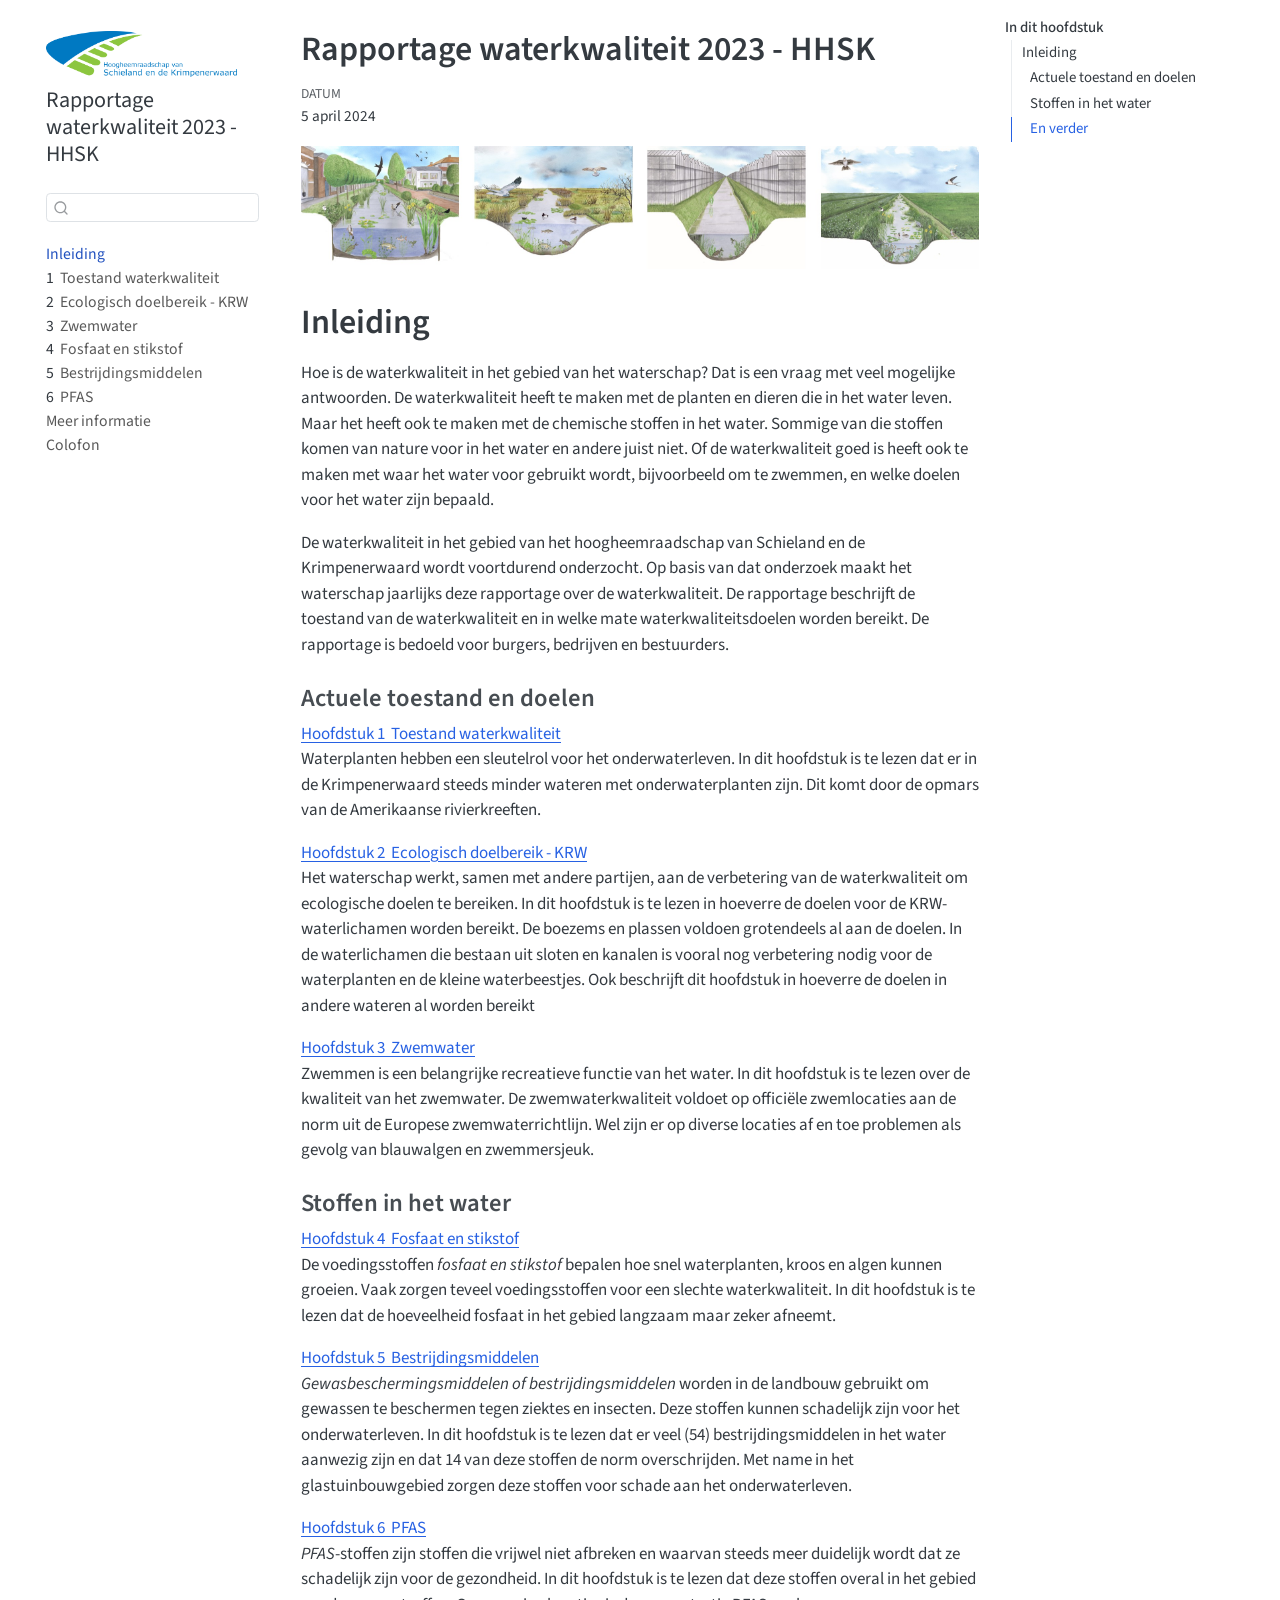
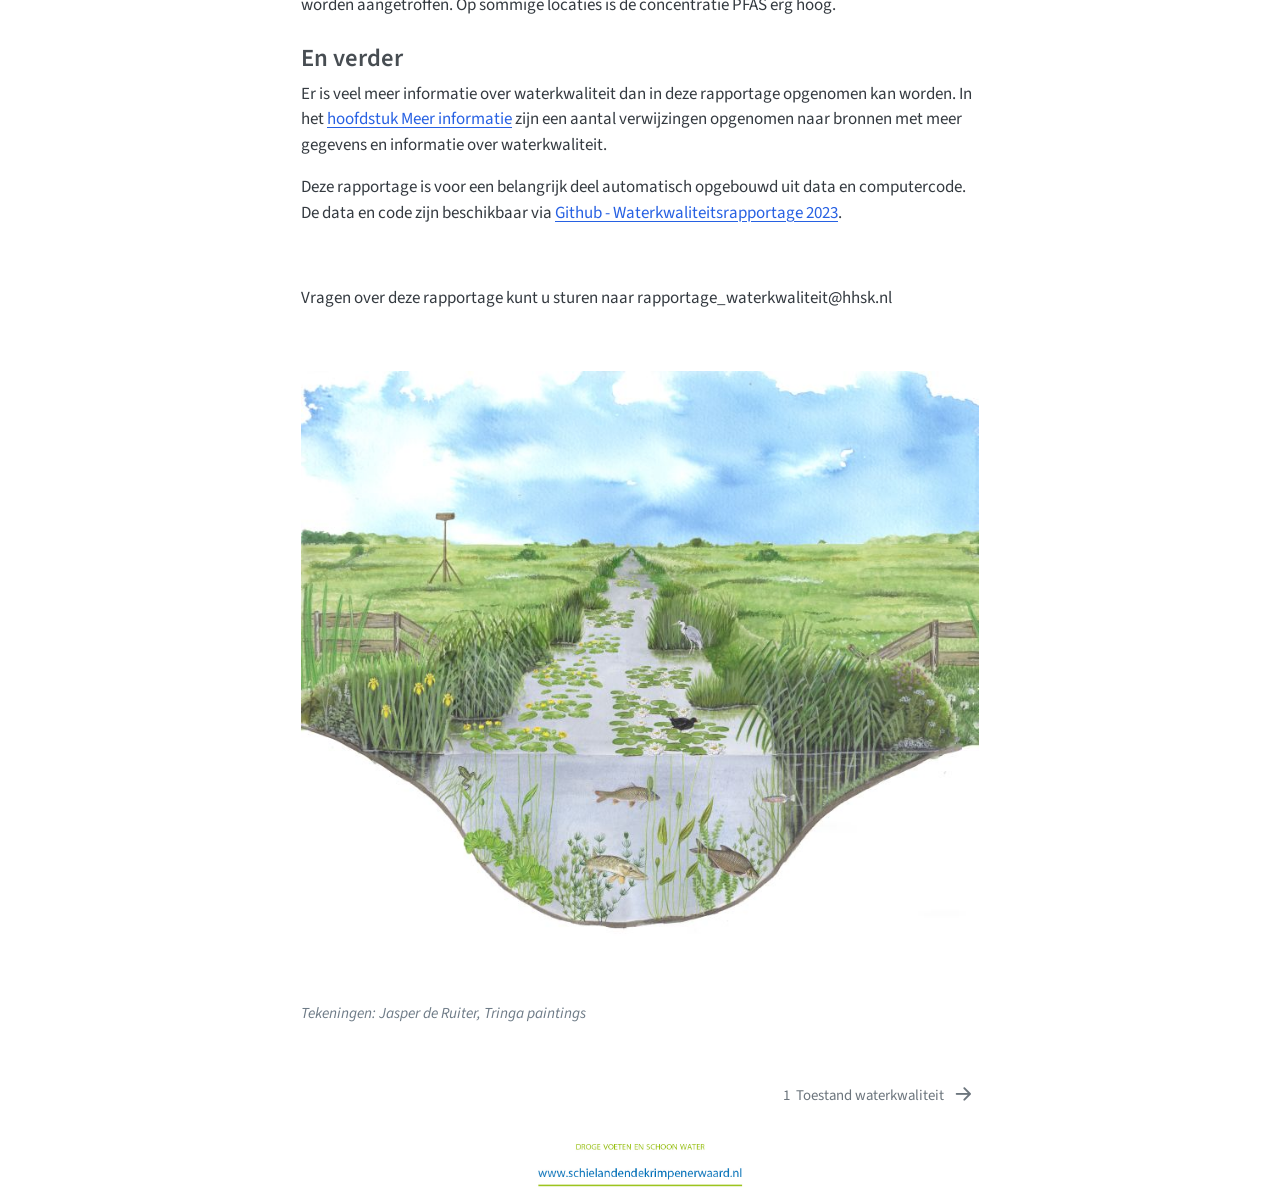
<file: _book/index.html>
<!DOCTYPE html>
<html xmlns="http://www.w3.org/1999/xhtml" lang="nl" xml:lang="nl"><head>

<meta charset="utf-8">
<meta name="generator" content="quarto-1.4.542">

<meta name="viewport" content="width=device-width, initial-scale=1.0, user-scalable=yes">

<meta name="dcterms.date" content="2024-04-05">

<title>Rapportage waterkwaliteit 2023 - HHSK</title>
<style>
code{white-space: pre-wrap;}
span.smallcaps{font-variant: small-caps;}
div.columns{display: flex; gap: min(4vw, 1.5em);}
div.column{flex: auto; overflow-x: auto;}
div.hanging-indent{margin-left: 1.5em; text-indent: -1.5em;}
ul.task-list{list-style: none;}
ul.task-list li input[type="checkbox"] {
  width: 0.8em;
  margin: 0 0.8em 0.2em -1em; /* quarto-specific, see https://github.com/quarto-dev/quarto-cli/issues/4556 */ 
  vertical-align: middle;
}
</style>


<script src="site_libs/quarto-nav/quarto-nav.js"></script>
<script src="site_libs/quarto-nav/headroom.min.js"></script>
<script src="site_libs/clipboard/clipboard.min.js"></script>
<script src="site_libs/quarto-search/autocomplete.umd.js"></script>
<script src="site_libs/quarto-search/fuse.min.js"></script>
<script src="site_libs/quarto-search/quarto-search.js"></script>
<meta name="quarto:offset" content="./">
<link href="./01-zichtbare-toestand.html" rel="next">
<script src="site_libs/quarto-html/quarto.js"></script>
<script src="site_libs/quarto-html/popper.min.js"></script>
<script src="site_libs/quarto-html/tippy.umd.min.js"></script>
<script src="site_libs/quarto-html/anchor.min.js"></script>
<link href="site_libs/quarto-html/tippy.css" rel="stylesheet">
<link href="site_libs/quarto-html/quarto-syntax-highlighting.css" rel="stylesheet" id="quarto-text-highlighting-styles">
<script src="site_libs/bootstrap/bootstrap.min.js"></script>
<link href="site_libs/bootstrap/bootstrap-icons.css" rel="stylesheet">
<link href="site_libs/bootstrap/bootstrap.min.css" rel="stylesheet" id="quarto-bootstrap" data-mode="light">
<script id="quarto-search-options" type="application/json">{
  "location": "sidebar",
  "copy-button": false,
  "collapse-after": 3,
  "panel-placement": "start",
  "type": "textbox",
  "limit": 50,
  "keyboard-shortcut": [
    "f",
    "/",
    "s"
  ],
  "show-item-context": false,
  "language": {
    "search-no-results-text": "Geen resultaten",
    "search-matching-documents-text": "Gevonden documenten",
    "search-copy-link-title": "Kopieer link om te zoeken",
    "search-hide-matches-text": "Extra overeenkomsten verbergen",
    "search-more-match-text": "meer overeenkomst in dit document",
    "search-more-matches-text": "meer overeenkomsten in dit document",
    "search-clear-button-title": "Wissen",
    "search-text-placeholder": "",
    "search-detached-cancel-button-title": "Annuleren",
    "search-submit-button-title": "Verzenden",
    "search-label": "Zoeken"
  }
}</script>


<link rel="stylesheet" href="styles_wklrap.css">
<meta property="og:title" content="Rapportage waterkwaliteit 2023 - HHSK">
<meta property="og:description" content="">
<meta property="og:site_name" content="Rapportage waterkwaliteit 2023 - HHSK">
<meta name="twitter:title" content="Rapportage waterkwaliteit 2023 - HHSK">
<meta name="twitter:description" content="">
<meta name="twitter:card" content="summary">
</head>

<body class="nav-sidebar floating">

<div id="quarto-search-results"></div>
  <header id="quarto-header" class="headroom fixed-top">
  <nav class="quarto-secondary-nav">
    <div class="container-fluid d-flex">
      <button type="button" class="quarto-btn-toggle btn" data-bs-toggle="collapse" data-bs-target=".quarto-sidebar-collapse-item" aria-controls="quarto-sidebar" aria-expanded="false" aria-label="Schakel zijbalknavigatie" onclick="if (window.quartoToggleHeadroom) { window.quartoToggleHeadroom(); }">
        <i class="bi bi-layout-text-sidebar-reverse"></i>
      </button>
        <nav class="quarto-page-breadcrumbs" aria-label="breadcrumb"><ol class="breadcrumb"><li class="breadcrumb-item"><a href="./index.html">Inleiding</a></li></ol></nav>
        <a class="flex-grow-1" role="button" data-bs-toggle="collapse" data-bs-target=".quarto-sidebar-collapse-item" aria-controls="quarto-sidebar" aria-expanded="false" aria-label="Schakel zijbalknavigatie" onclick="if (window.quartoToggleHeadroom) { window.quartoToggleHeadroom(); }">      
        </a>
      <button type="button" class="btn quarto-search-button" aria-label="" onclick="window.quartoOpenSearch();">
        <i class="bi bi-search"></i>
      </button>
    </div>
  </nav>
</header>
<!-- content -->
<div id="quarto-content" class="quarto-container page-columns page-rows-contents page-layout-article">
<!-- sidebar -->
  <nav id="quarto-sidebar" class="sidebar collapse collapse-horizontal quarto-sidebar-collapse-item sidebar-navigation floating overflow-auto">
    <div class="pt-lg-2 mt-2 text-left sidebar-header sidebar-header-stacked">
      <a href="./index.html" class="sidebar-logo-link">
      <img src="./images/logo_hhsk.png" alt="" class="sidebar-logo py-0 d-lg-inline d-none">
      </a>
    <div class="sidebar-title mb-0 py-0">
      <a href="./">Rapportage waterkwaliteit 2023 - HHSK</a> 
    </div>
      </div>
        <div class="mt-2 flex-shrink-0 align-items-center">
        <div class="sidebar-search">
        <div id="quarto-search" class="" title="Zoeken"></div>
        </div>
        </div>
    <div class="sidebar-menu-container"> 
    <ul class="list-unstyled mt-1">
        <li class="sidebar-item">
  <div class="sidebar-item-container"> 
  <a href="./index.html" class="sidebar-item-text sidebar-link active">
 <span class="menu-text">Inleiding</span></a>
  </div>
</li>
        <li class="sidebar-item">
  <div class="sidebar-item-container"> 
  <a href="./01-zichtbare-toestand.html" class="sidebar-item-text sidebar-link">
 <span class="menu-text"><span class="chapter-number">1</span>&nbsp; <span class="chapter-title">Toestand waterkwaliteit</span></span></a>
  </div>
</li>
        <li class="sidebar-item">
  <div class="sidebar-item-container"> 
  <a href="./02-krw.html" class="sidebar-item-text sidebar-link">
 <span class="menu-text"><span class="chapter-number">2</span>&nbsp; <span class="chapter-title">Ecologisch doelbereik - KRW</span></span></a>
  </div>
</li>
        <li class="sidebar-item">
  <div class="sidebar-item-container"> 
  <a href="./04-zwemwater.html" class="sidebar-item-text sidebar-link">
 <span class="menu-text"><span class="chapter-number">3</span>&nbsp; <span class="chapter-title">Zwemwater</span></span></a>
  </div>
</li>
        <li class="sidebar-item">
  <div class="sidebar-item-container"> 
  <a href="./05-nutrienten.html" class="sidebar-item-text sidebar-link">
 <span class="menu-text"><span class="chapter-number">4</span>&nbsp; <span class="chapter-title">Fosfaat en stikstof</span></span></a>
  </div>
</li>
        <li class="sidebar-item">
  <div class="sidebar-item-container"> 
  <a href="./06-bestrijdingsmiddelen.html" class="sidebar-item-text sidebar-link">
 <span class="menu-text"><span class="chapter-number">5</span>&nbsp; <span class="chapter-title">Bestrijdingsmiddelen</span></span></a>
  </div>
</li>
        <li class="sidebar-item">
  <div class="sidebar-item-container"> 
  <a href="./07-PFAS.html" class="sidebar-item-text sidebar-link">
 <span class="menu-text"><span class="chapter-number">6</span>&nbsp; <span class="chapter-title">PFAS</span></span></a>
  </div>
</li>
        <li class="sidebar-item">
  <div class="sidebar-item-container"> 
  <a href="./09-meer_info.html" class="sidebar-item-text sidebar-link">
 <span class="menu-text">Meer informatie</span></a>
  </div>
</li>
        <li class="sidebar-item">
  <div class="sidebar-item-container"> 
  <a href="./98-colofon.html" class="sidebar-item-text sidebar-link">
 <span class="menu-text">Colofon</span></a>
  </div>
</li>
    </ul>
    </div>
</nav>
<div id="quarto-sidebar-glass" class="quarto-sidebar-collapse-item" data-bs-toggle="collapse" data-bs-target=".quarto-sidebar-collapse-item"></div>
<!-- margin-sidebar -->
    <div id="quarto-margin-sidebar" class="sidebar margin-sidebar">
        <nav id="TOC" role="doc-toc" class="toc-active">
    <h2 id="toc-title">In dit hoofdstuk</h2>
   
  <ul>
  <li><a href="#inleiding" id="toc-inleiding" class="nav-link active" data-scroll-target="#inleiding">Inleiding</a>
  <ul class="collapse">
  <li><a href="#actuele-toestand-en-doelen" id="toc-actuele-toestand-en-doelen" class="nav-link" data-scroll-target="#actuele-toestand-en-doelen">Actuele toestand en doelen</a></li>
  <li><a href="#stoffen-in-het-water" id="toc-stoffen-in-het-water" class="nav-link" data-scroll-target="#stoffen-in-het-water">Stoffen in het water</a></li>
  <li><a href="#en-verder" id="toc-en-verder" class="nav-link" data-scroll-target="#en-verder">En verder</a></li>
  </ul></li>
  </ul>
</nav>
    </div>
<!-- main -->
<main class="content" id="quarto-document-content">

<header id="title-block-header" class="quarto-title-block default">
<div class="quarto-title">
<h1 class="title">Rapportage waterkwaliteit 2023 - HHSK</h1>
</div>



<div class="quarto-title-meta">

    
    <div>
    <div class="quarto-title-meta-heading">Datum</div>
    <div class="quarto-title-meta-contents">
      <p class="date">5 april 2024</p>
    </div>
  </div>
  
    
  </div>
  


</header>


<p><img src="images/vier_watergangen_jdr.jpg" class="img-fluid" alt="Vier typen gebieden met een watergang"></p>
<section id="inleiding" class="level1 unnumbered">
<h1 class="unnumbered">Inleiding</h1>
<p>Hoe is de waterkwaliteit in het gebied van het waterschap? Dat is een vraag met veel mogelijke antwoorden. De waterkwaliteit heeft te maken met de planten en dieren die in het water leven. Maar het heeft ook te maken met de chemische stoffen in het water. Sommige van die stoffen komen van nature voor in het water en andere juist niet. Of de waterkwaliteit goed is heeft ook te maken met waar het water voor gebruikt wordt, bijvoorbeeld om te zwemmen, en welke doelen voor het water zijn bepaald.</p>
<p>De waterkwaliteit in het gebied van het hoogheemraadschap van Schieland en de Krimpenerwaard wordt voortdurend onderzocht. Op basis van dat onderzoek maakt het waterschap jaarlijks deze rapportage over de waterkwaliteit. De rapportage beschrijft de toestand van de waterkwaliteit en in welke mate waterkwaliteitsdoelen worden bereikt. De rapportage is bedoeld voor burgers, bedrijven en bestuurders.</p>
<section id="actuele-toestand-en-doelen" class="level3">
<h3 class="anchored" data-anchor-id="actuele-toestand-en-doelen">Actuele toestand en doelen</h3>
<p><a href="01-zichtbare-toestand.html" class="quarto-xref">Hoofdstuk&nbsp;<span>1&nbsp; Toestand waterkwaliteit</span></a><br>
Waterplanten hebben een sleutelrol voor het onderwaterleven. In dit hoofdstuk is te lezen dat er in de Krimpenerwaard steeds minder wateren met onderwaterplanten zijn. Dit komt door de opmars van de Amerikaanse rivierkreeften.</p>
<p><a href="02-krw.html" class="quarto-xref">Hoofdstuk&nbsp;<span>2&nbsp; Ecologisch doelbereik - KRW</span></a><br>
Het waterschap werkt, samen met andere partijen, aan de verbetering van de waterkwaliteit om ecologische doelen te bereiken. In dit hoofdstuk is te lezen in hoeverre de doelen voor de KRW-waterlichamen worden bereikt. De boezems en plassen voldoen grotendeels al aan de doelen. In de waterlichamen die bestaan uit sloten en kanalen is vooral nog verbetering nodig voor de waterplanten en de kleine waterbeestjes. Ook beschrijft dit hoofdstuk in hoeverre de doelen in andere wateren al worden bereikt</p>
<p><a href="04-zwemwater.html" class="quarto-xref">Hoofdstuk&nbsp;<span>3&nbsp; Zwemwater</span></a><br>
Zwemmen is een belangrijke recreatieve functie van het water. In dit hoofdstuk is te lezen over de kwaliteit van het zwemwater. De zwemwaterkwaliteit voldoet op officiële zwemlocaties aan de norm uit de Europese zwemwaterrichtlijn. Wel zijn er op diverse locaties af en toe problemen als gevolg van blauwalgen en zwemmersjeuk.</p>
<div style="page-break-after: always;"></div>
</section>
<section id="stoffen-in-het-water" class="level3">
<h3 class="anchored" data-anchor-id="stoffen-in-het-water">Stoffen in het water</h3>
<p><a href="05-nutrienten.html" class="quarto-xref">Hoofdstuk&nbsp;<span>4&nbsp; Fosfaat en stikstof</span></a><br>
De voedingsstoffen <em>fosfaat en stikstof</em> bepalen hoe snel waterplanten, kroos en algen kunnen groeien. Vaak zorgen teveel voedingsstoffen voor een slechte waterkwaliteit. In dit hoofdstuk is te lezen dat de hoeveelheid fosfaat in het gebied langzaam maar zeker afneemt.</p>
<p><a href="06-bestrijdingsmiddelen.html" class="quarto-xref">Hoofdstuk&nbsp;<span>5&nbsp; Bestrijdingsmiddelen</span></a><br>
<em>Gewasbeschermingsmiddelen of bestrijdingsmiddelen</em> worden in de landbouw gebruikt om gewassen te beschermen tegen ziektes en insecten. Deze stoffen kunnen schadelijk zijn voor het onderwaterleven. In dit hoofdstuk is te lezen dat er veel (54) bestrijdingsmiddelen in het water aanwezig zijn en dat 14 van deze stoffen de norm overschrijden. Met name in het glastuinbouwgebied zorgen deze stoffen voor schade aan het onderwaterleven.</p>
<p><a href="07-PFAS.html" class="quarto-xref">Hoofdstuk&nbsp;<span>6&nbsp; PFAS</span></a><br>
<em>PFAS</em>-stoffen zijn stoffen die vrijwel niet afbreken en waarvan steeds meer duidelijk wordt dat ze schadelijk zijn voor de gezondheid. In dit hoofdstuk is te lezen dat deze stoffen overal in het gebied worden aangetroffen. Op sommige locaties is de concentratie PFAS erg hoog.</p>
</section>
<section id="en-verder" class="level3">
<h3 class="anchored" data-anchor-id="en-verder">En verder</h3>
<p>Er is veel meer informatie over waterkwaliteit dan in deze rapportage opgenomen kan worden. In het <a href="09-meer_info.html">hoofdstuk Meer informatie</a> zijn een aantal verwijzingen opgenomen naar bronnen met meer gegevens en informatie over waterkwaliteit.</p>
<p>Deze rapportage is voor een belangrijk deel automatisch opgebouwd uit data en computercode. De data en code zijn beschikbaar via <a href="https://github.com/HHSK-wkl/wklrap_2023">Github - Waterkwaliteitsrapportage 2023</a>.</p>
<p><br></p>
<p>Vragen over deze rapportage kunt u sturen naar rapportage_waterkwaliteit@hhsk.nl</p>
<p><br></p>
<div class="quarto-figure quarto-figure-center">
<figure class="figure">
<p><img src="images/zomer_veenweide_full_colour_800px.jpg" class="img-fluid figure-img" alt="Een watergang in agrarisch gebied"></p>
<figcaption><em>Tekeningen: Jasper de Ruiter, Tringa paintings</em></figcaption>
</figure>
</div>


</section>
</section>

</main> <!-- /main -->
<script id="quarto-html-after-body" type="application/javascript">
window.document.addEventListener("DOMContentLoaded", function (event) {
  const toggleBodyColorMode = (bsSheetEl) => {
    const mode = bsSheetEl.getAttribute("data-mode");
    const bodyEl = window.document.querySelector("body");
    if (mode === "dark") {
      bodyEl.classList.add("quarto-dark");
      bodyEl.classList.remove("quarto-light");
    } else {
      bodyEl.classList.add("quarto-light");
      bodyEl.classList.remove("quarto-dark");
    }
  }
  const toggleBodyColorPrimary = () => {
    const bsSheetEl = window.document.querySelector("link#quarto-bootstrap");
    if (bsSheetEl) {
      toggleBodyColorMode(bsSheetEl);
    }
  }
  toggleBodyColorPrimary();  
  const icon = "";
  const anchorJS = new window.AnchorJS();
  anchorJS.options = {
    placement: 'right',
    icon: icon
  };
  anchorJS.add('.anchored');
  const isCodeAnnotation = (el) => {
    for (const clz of el.classList) {
      if (clz.startsWith('code-annotation-')) {                     
        return true;
      }
    }
    return false;
  }
  const clipboard = new window.ClipboardJS('.code-copy-button', {
    text: function(trigger) {
      const codeEl = trigger.previousElementSibling.cloneNode(true);
      for (const childEl of codeEl.children) {
        if (isCodeAnnotation(childEl)) {
          childEl.remove();
        }
      }
      return codeEl.innerText;
    }
  });
  clipboard.on('success', function(e) {
    // button target
    const button = e.trigger;
    // don't keep focus
    button.blur();
    // flash "checked"
    button.classList.add('code-copy-button-checked');
    var currentTitle = button.getAttribute("title");
    button.setAttribute("title", "Gekopieerd!");
    let tooltip;
    if (window.bootstrap) {
      button.setAttribute("data-bs-toggle", "tooltip");
      button.setAttribute("data-bs-placement", "left");
      button.setAttribute("data-bs-title", "Gekopieerd!");
      tooltip = new bootstrap.Tooltip(button, 
        { trigger: "manual", 
          customClass: "code-copy-button-tooltip",
          offset: [0, -8]});
      tooltip.show();    
    }
    setTimeout(function() {
      if (tooltip) {
        tooltip.hide();
        button.removeAttribute("data-bs-title");
        button.removeAttribute("data-bs-toggle");
        button.removeAttribute("data-bs-placement");
      }
      button.setAttribute("title", currentTitle);
      button.classList.remove('code-copy-button-checked');
    }, 1000);
    // clear code selection
    e.clearSelection();
  });
  function tippyHover(el, contentFn, onTriggerFn, onUntriggerFn) {
    const config = {
      allowHTML: true,
      maxWidth: 500,
      delay: 100,
      arrow: false,
      appendTo: function(el) {
          return el.parentElement;
      },
      interactive: true,
      interactiveBorder: 10,
      theme: 'quarto',
      placement: 'bottom-start',
    };
    if (contentFn) {
      config.content = contentFn;
    }
    if (onTriggerFn) {
      config.onTrigger = onTriggerFn;
    }
    if (onUntriggerFn) {
      config.onUntrigger = onUntriggerFn;
    }
    window.tippy(el, config); 
  }
  const noterefs = window.document.querySelectorAll('a[role="doc-noteref"]');
  for (var i=0; i<noterefs.length; i++) {
    const ref = noterefs[i];
    tippyHover(ref, function() {
      // use id or data attribute instead here
      let href = ref.getAttribute('data-footnote-href') || ref.getAttribute('href');
      try { href = new URL(href).hash; } catch {}
      const id = href.replace(/^#\/?/, "");
      const note = window.document.getElementById(id);
      return note.innerHTML;
    });
  }
  const xrefs = window.document.querySelectorAll('a.quarto-xref');
  const processXRef = (id, note) => {
    // Strip column container classes
    const stripColumnClz = (el) => {
      el.classList.remove("page-full", "page-columns");
      if (el.children) {
        for (const child of el.children) {
          stripColumnClz(child);
        }
      }
    }
    stripColumnClz(note)
    if (id === null || id.startsWith('sec-')) {
      // Special case sections, only their first couple elements
      const container = document.createElement("div");
      if (note.children && note.children.length > 2) {
        container.appendChild(note.children[0].cloneNode(true));
        for (let i = 1; i < note.children.length; i++) {
          const child = note.children[i];
          if (child.tagName === "P" && child.innerText === "") {
            continue;
          } else {
            container.appendChild(child.cloneNode(true));
            break;
          }
        }
        if (window.Quarto?.typesetMath) {
          window.Quarto.typesetMath(container);
        }
        return container.innerHTML
      } else {
        if (window.Quarto?.typesetMath) {
          window.Quarto.typesetMath(note);
        }
        return note.innerHTML;
      }
    } else {
      // Remove any anchor links if they are present
      const anchorLink = note.querySelector('a.anchorjs-link');
      if (anchorLink) {
        anchorLink.remove();
      }
      if (window.Quarto?.typesetMath) {
        window.Quarto.typesetMath(note);
      }
      return note.innerHTML;
    }
  }
  for (var i=0; i<xrefs.length; i++) {
    const xref = xrefs[i];
    tippyHover(xref, undefined, function(instance) {
      instance.disable();
      let url = xref.getAttribute('href');
      let hash = undefined; 
      if (url.startsWith('#')) {
        hash = url;
      } else {
        try { hash = new URL(url).hash; } catch {}
      }
      if (hash) {
        const id = hash.replace(/^#\/?/, "");
        const note = window.document.getElementById(id);
        if (note !== null) {
          try {
            const html = processXRef(id, note.cloneNode(true));
            instance.setContent(html);
          } finally {
            instance.enable();
            instance.show();
          }
        } else {
          // See if we can fetch this
          fetch(url.split('#')[0])
          .then(res => res.text())
          .then(html => {
            const parser = new DOMParser();
            const htmlDoc = parser.parseFromString(html, "text/html");
            const note = htmlDoc.getElementById(id);
            if (note !== null) {
              const html = processXRef(id, note);
              instance.setContent(html);
            } 
          }).finally(() => {
            instance.enable();
            instance.show();
          });
        }
      } else {
        // See if we can fetch a full url (with no hash to target)
        // This is a special case and we should probably do some content thinning / targeting
        fetch(url)
        .then(res => res.text())
        .then(html => {
          const parser = new DOMParser();
          const htmlDoc = parser.parseFromString(html, "text/html");
          const note = htmlDoc.querySelector('main.content');
          if (note !== null) {
            // This should only happen for chapter cross references
            // (since there is no id in the URL)
            // remove the first header
            if (note.children.length > 0 && note.children[0].tagName === "HEADER") {
              note.children[0].remove();
            }
            const html = processXRef(null, note);
            instance.setContent(html);
          } 
        }).finally(() => {
          instance.enable();
          instance.show();
        });
      }
    }, function(instance) {
    });
  }
      let selectedAnnoteEl;
      const selectorForAnnotation = ( cell, annotation) => {
        let cellAttr = 'data-code-cell="' + cell + '"';
        let lineAttr = 'data-code-annotation="' +  annotation + '"';
        const selector = 'span[' + cellAttr + '][' + lineAttr + ']';
        return selector;
      }
      const selectCodeLines = (annoteEl) => {
        const doc = window.document;
        const targetCell = annoteEl.getAttribute("data-target-cell");
        const targetAnnotation = annoteEl.getAttribute("data-target-annotation");
        const annoteSpan = window.document.querySelector(selectorForAnnotation(targetCell, targetAnnotation));
        const lines = annoteSpan.getAttribute("data-code-lines").split(",");
        const lineIds = lines.map((line) => {
          return targetCell + "-" + line;
        })
        let top = null;
        let height = null;
        let parent = null;
        if (lineIds.length > 0) {
            //compute the position of the single el (top and bottom and make a div)
            const el = window.document.getElementById(lineIds[0]);
            top = el.offsetTop;
            height = el.offsetHeight;
            parent = el.parentElement.parentElement;
          if (lineIds.length > 1) {
            const lastEl = window.document.getElementById(lineIds[lineIds.length - 1]);
            const bottom = lastEl.offsetTop + lastEl.offsetHeight;
            height = bottom - top;
          }
          if (top !== null && height !== null && parent !== null) {
            // cook up a div (if necessary) and position it 
            let div = window.document.getElementById("code-annotation-line-highlight");
            if (div === null) {
              div = window.document.createElement("div");
              div.setAttribute("id", "code-annotation-line-highlight");
              div.style.position = 'absolute';
              parent.appendChild(div);
            }
            div.style.top = top - 2 + "px";
            div.style.height = height + 4 + "px";
            div.style.left = 0;
            let gutterDiv = window.document.getElementById("code-annotation-line-highlight-gutter");
            if (gutterDiv === null) {
              gutterDiv = window.document.createElement("div");
              gutterDiv.setAttribute("id", "code-annotation-line-highlight-gutter");
              gutterDiv.style.position = 'absolute';
              const codeCell = window.document.getElementById(targetCell);
              const gutter = codeCell.querySelector('.code-annotation-gutter');
              gutter.appendChild(gutterDiv);
            }
            gutterDiv.style.top = top - 2 + "px";
            gutterDiv.style.height = height + 4 + "px";
          }
          selectedAnnoteEl = annoteEl;
        }
      };
      const unselectCodeLines = () => {
        const elementsIds = ["code-annotation-line-highlight", "code-annotation-line-highlight-gutter"];
        elementsIds.forEach((elId) => {
          const div = window.document.getElementById(elId);
          if (div) {
            div.remove();
          }
        });
        selectedAnnoteEl = undefined;
      };
        // Handle positioning of the toggle
    window.addEventListener(
      "resize",
      throttle(() => {
        elRect = undefined;
        if (selectedAnnoteEl) {
          selectCodeLines(selectedAnnoteEl);
        }
      }, 10)
    );
    function throttle(fn, ms) {
    let throttle = false;
    let timer;
      return (...args) => {
        if(!throttle) { // first call gets through
            fn.apply(this, args);
            throttle = true;
        } else { // all the others get throttled
            if(timer) clearTimeout(timer); // cancel #2
            timer = setTimeout(() => {
              fn.apply(this, args);
              timer = throttle = false;
            }, ms);
        }
      };
    }
      // Attach click handler to the DT
      const annoteDls = window.document.querySelectorAll('dt[data-target-cell]');
      for (const annoteDlNode of annoteDls) {
        annoteDlNode.addEventListener('click', (event) => {
          const clickedEl = event.target;
          if (clickedEl !== selectedAnnoteEl) {
            unselectCodeLines();
            const activeEl = window.document.querySelector('dt[data-target-cell].code-annotation-active');
            if (activeEl) {
              activeEl.classList.remove('code-annotation-active');
            }
            selectCodeLines(clickedEl);
            clickedEl.classList.add('code-annotation-active');
          } else {
            // Unselect the line
            unselectCodeLines();
            clickedEl.classList.remove('code-annotation-active');
          }
        });
      }
  const findCites = (el) => {
    const parentEl = el.parentElement;
    if (parentEl) {
      const cites = parentEl.dataset.cites;
      if (cites) {
        return {
          el,
          cites: cites.split(' ')
        };
      } else {
        return findCites(el.parentElement)
      }
    } else {
      return undefined;
    }
  };
  var bibliorefs = window.document.querySelectorAll('a[role="doc-biblioref"]');
  for (var i=0; i<bibliorefs.length; i++) {
    const ref = bibliorefs[i];
    const citeInfo = findCites(ref);
    if (citeInfo) {
      tippyHover(citeInfo.el, function() {
        var popup = window.document.createElement('div');
        citeInfo.cites.forEach(function(cite) {
          var citeDiv = window.document.createElement('div');
          citeDiv.classList.add('hanging-indent');
          citeDiv.classList.add('csl-entry');
          var biblioDiv = window.document.getElementById('ref-' + cite);
          if (biblioDiv) {
            citeDiv.innerHTML = biblioDiv.innerHTML;
          }
          popup.appendChild(citeDiv);
        });
        return popup.innerHTML;
      });
    }
  }
});
</script>
<nav class="page-navigation">
  <div class="nav-page nav-page-previous">
  </div>
  <div class="nav-page nav-page-next">
      <a href="./01-zichtbare-toestand.html" class="pagination-link" aria-label="<span class='chapter-number'>1</span>&nbsp; <span class='chapter-title'>Toestand waterkwaliteit</span>">
        <span class="nav-page-text"><span class="chapter-number">1</span>&nbsp; <span class="chapter-title">Toestand waterkwaliteit</span></span> <i class="bi bi-arrow-right-short"></i>
      </a>
  </div>
</nav>
</div> <!-- /content -->
<footer class="footer">
  <div class="nav-footer">
    <div class="nav-footer-left">
      &nbsp;
    </div>   
    <div class="nav-footer-center">
<p><img src="images/schonevoeten.png" class="img-fluid" style="width:50.0%"></p>
</div>
    <div class="nav-footer-right">
      &nbsp;
    </div>
  </div>
</footer>




</body></html>
</file>
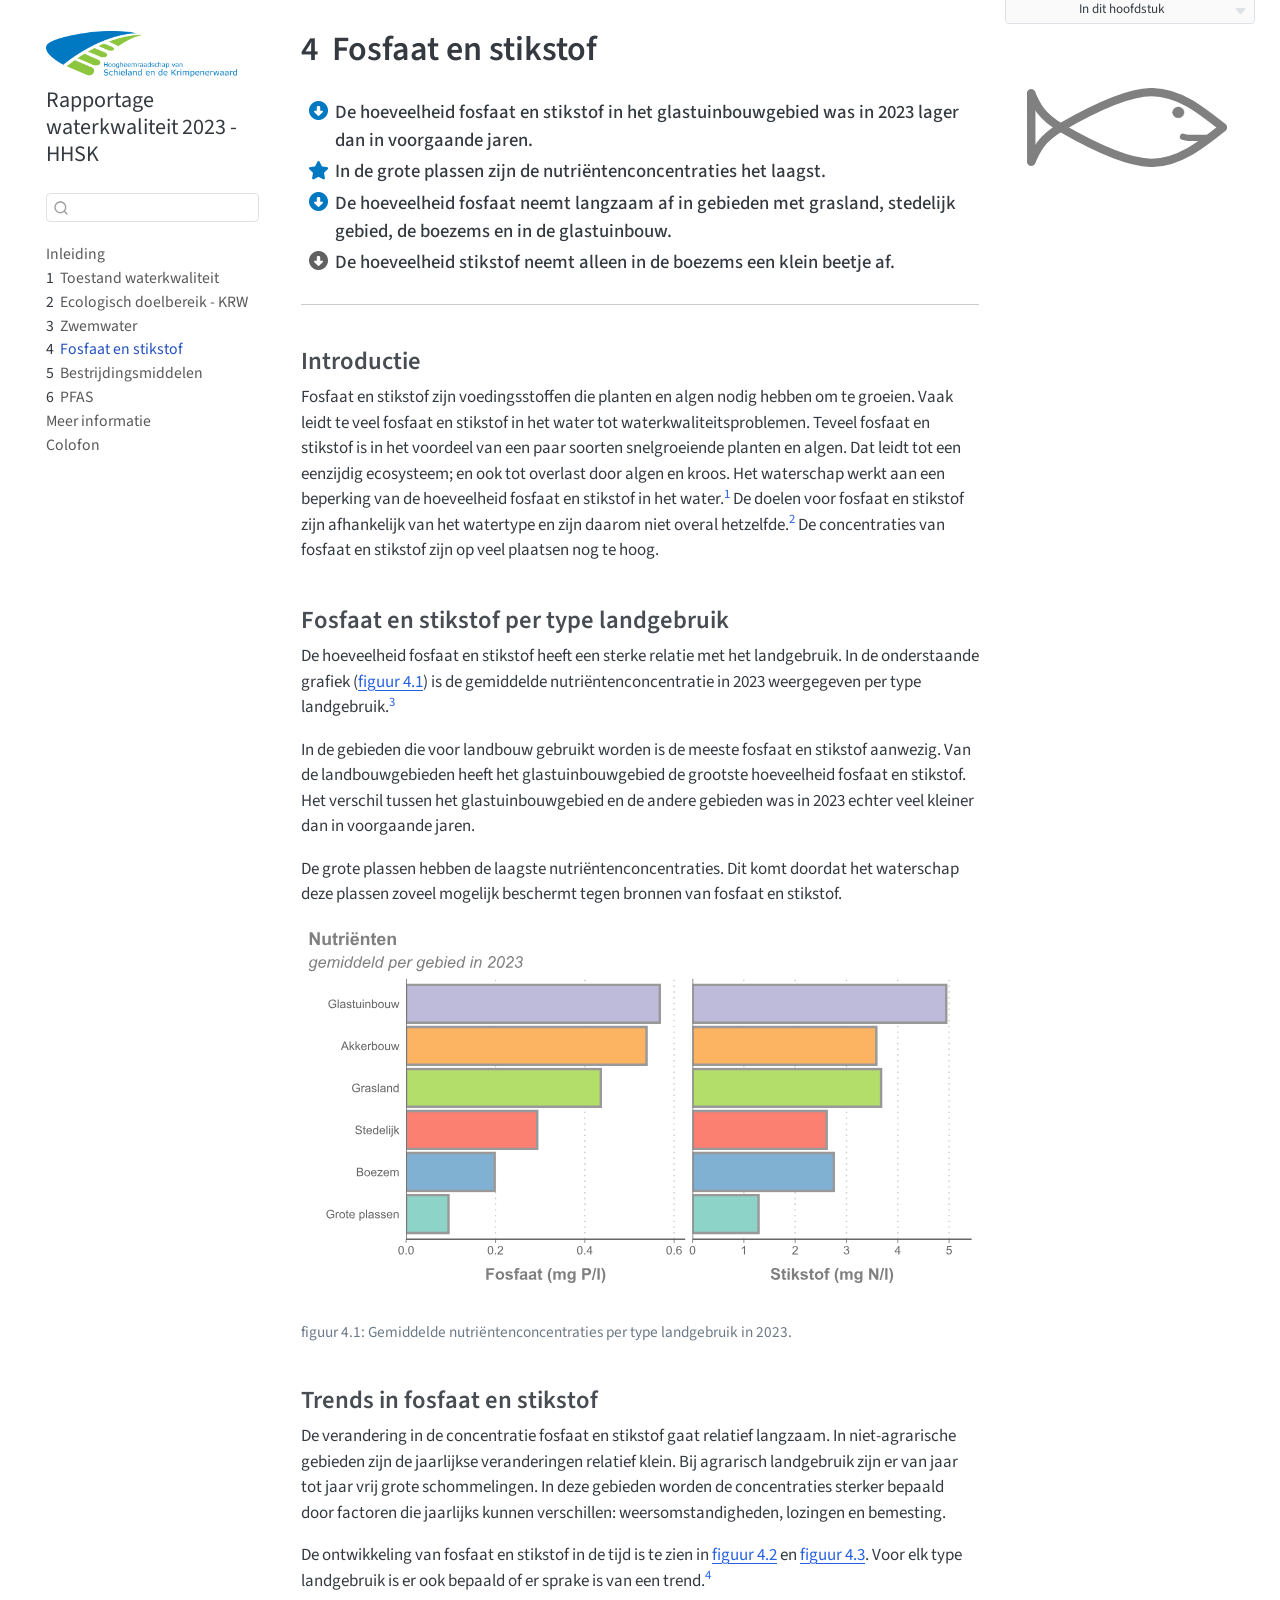
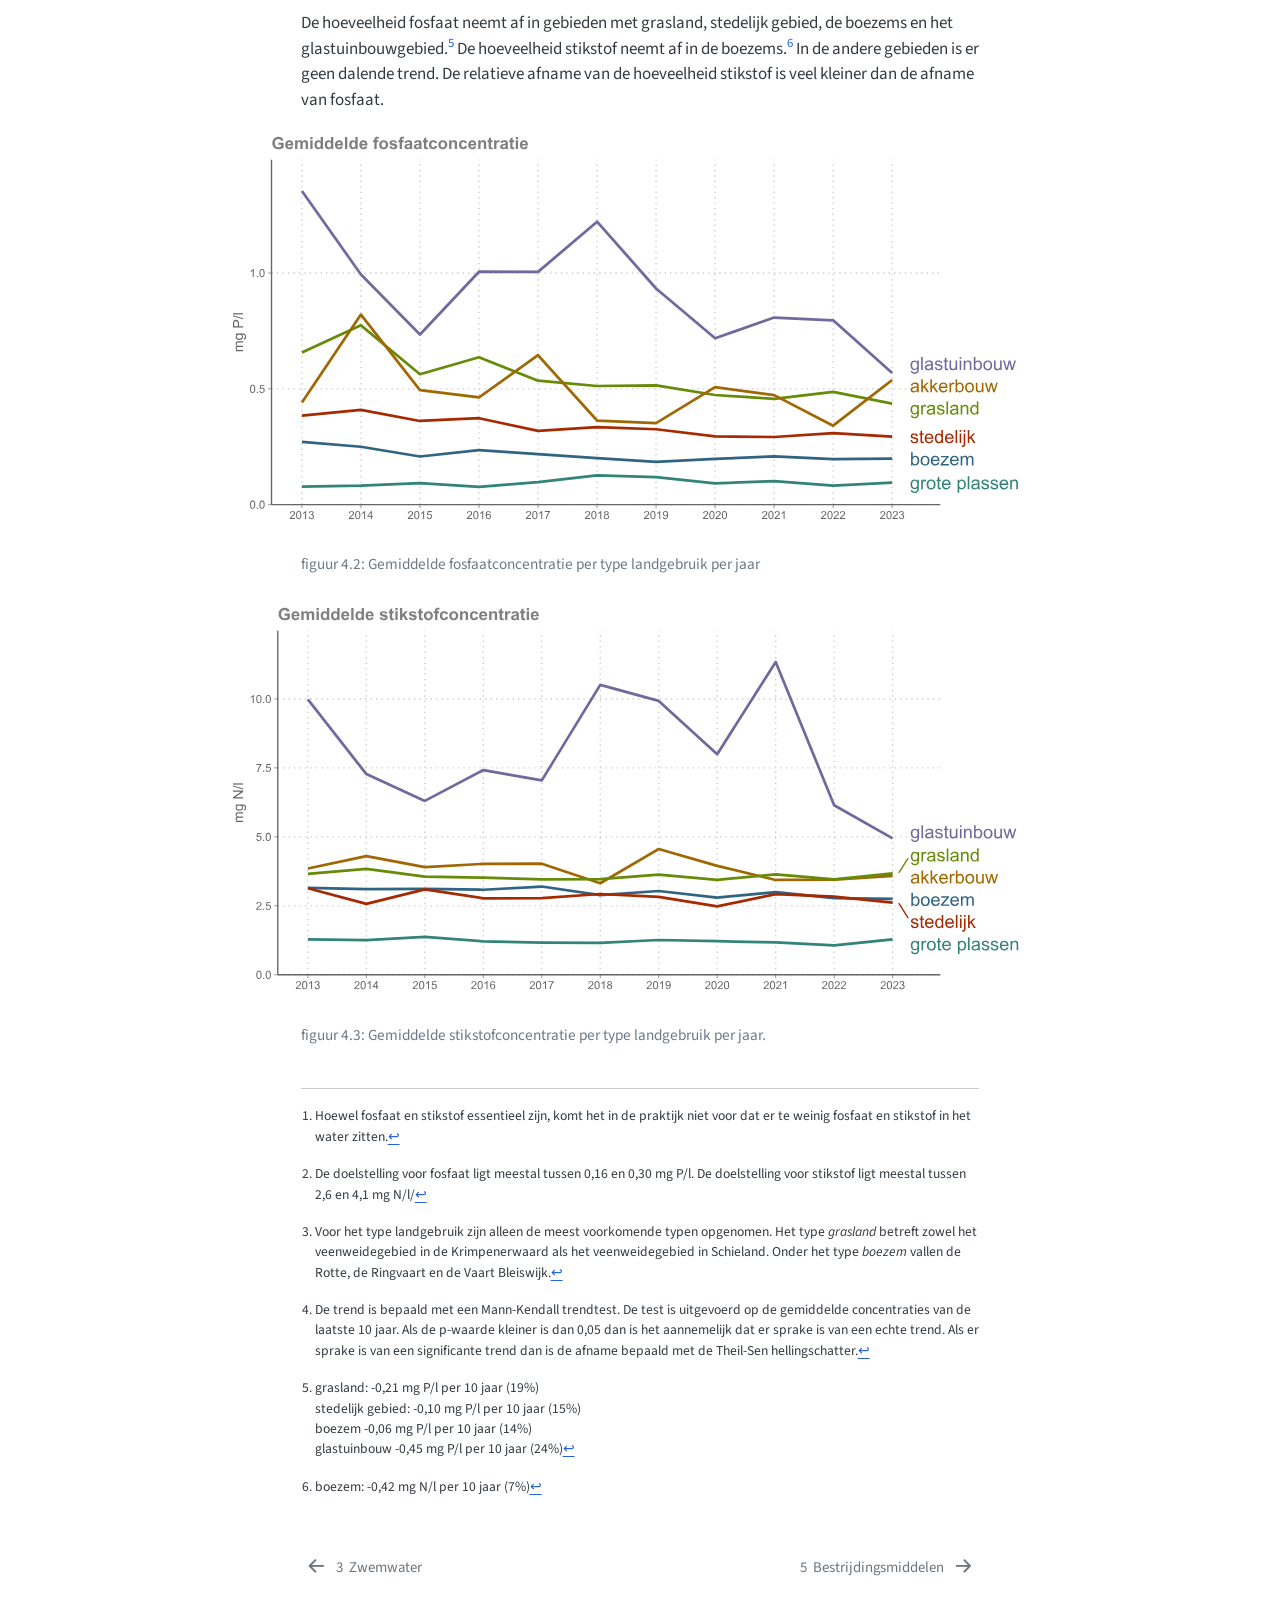
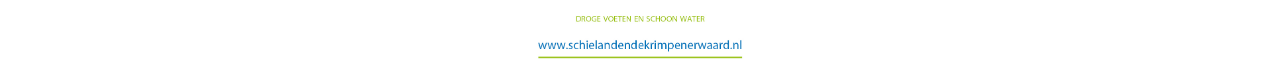
<file: _book/05-nutrienten.html>
<!DOCTYPE html>
<html xmlns="http://www.w3.org/1999/xhtml" lang="nl" xml:lang="nl"><head>

<meta charset="utf-8">
<meta name="generator" content="quarto-1.4.542">

<meta name="viewport" content="width=device-width, initial-scale=1.0, user-scalable=yes">


<title>Rapportage waterkwaliteit 2023 - HHSK - 4&nbsp; Fosfaat en stikstof</title>
<style>
code{white-space: pre-wrap;}
span.smallcaps{font-variant: small-caps;}
div.columns{display: flex; gap: min(4vw, 1.5em);}
div.column{flex: auto; overflow-x: auto;}
div.hanging-indent{margin-left: 1.5em; text-indent: -1.5em;}
ul.task-list{list-style: none;}
ul.task-list li input[type="checkbox"] {
  width: 0.8em;
  margin: 0 0.8em 0.2em -1em; /* quarto-specific, see https://github.com/quarto-dev/quarto-cli/issues/4556 */ 
  vertical-align: middle;
}
</style>


<script src="site_libs/quarto-nav/quarto-nav.js"></script>
<script src="site_libs/quarto-nav/headroom.min.js"></script>
<script src="site_libs/clipboard/clipboard.min.js"></script>
<script src="site_libs/quarto-search/autocomplete.umd.js"></script>
<script src="site_libs/quarto-search/fuse.min.js"></script>
<script src="site_libs/quarto-search/quarto-search.js"></script>
<meta name="quarto:offset" content="./">
<link href="./06-bestrijdingsmiddelen.html" rel="next">
<link href="./04-zwemwater.html" rel="prev">
<script src="site_libs/quarto-html/quarto.js"></script>
<script src="site_libs/quarto-html/popper.min.js"></script>
<script src="site_libs/quarto-html/tippy.umd.min.js"></script>
<script src="site_libs/quarto-html/anchor.min.js"></script>
<link href="site_libs/quarto-html/tippy.css" rel="stylesheet">
<link href="site_libs/quarto-html/quarto-syntax-highlighting.css" rel="stylesheet" id="quarto-text-highlighting-styles">
<script src="site_libs/bootstrap/bootstrap.min.js"></script>
<link href="site_libs/bootstrap/bootstrap-icons.css" rel="stylesheet">
<link href="site_libs/bootstrap/bootstrap.min.css" rel="stylesheet" id="quarto-bootstrap" data-mode="light">
<link href="site_libs/quarto-contrib/fontawesome6-0.1.0/all.css" rel="stylesheet">
<link href="site_libs/quarto-contrib/fontawesome6-0.1.0/latex-fontsize.css" rel="stylesheet">
<script src="site_libs/quarto-contrib/glightbox/glightbox.min.js"></script>
<link href="site_libs/quarto-contrib/glightbox/glightbox.min.css" rel="stylesheet">
<link href="site_libs/quarto-contrib/glightbox/lightbox.css" rel="stylesheet">
<script id="quarto-search-options" type="application/json">{
  "location": "sidebar",
  "copy-button": false,
  "collapse-after": 3,
  "panel-placement": "start",
  "type": "textbox",
  "limit": 50,
  "keyboard-shortcut": [
    "f",
    "/",
    "s"
  ],
  "show-item-context": false,
  "language": {
    "search-no-results-text": "Geen resultaten",
    "search-matching-documents-text": "Gevonden documenten",
    "search-copy-link-title": "Kopieer link om te zoeken",
    "search-hide-matches-text": "Extra overeenkomsten verbergen",
    "search-more-match-text": "meer overeenkomst in dit document",
    "search-more-matches-text": "meer overeenkomsten in dit document",
    "search-clear-button-title": "Wissen",
    "search-text-placeholder": "",
    "search-detached-cancel-button-title": "Annuleren",
    "search-submit-button-title": "Verzenden",
    "search-label": "Zoeken"
  }
}</script>


<link rel="stylesheet" href="styles_wklrap.css">
<meta property="og:title" content="Rapportage waterkwaliteit 2023 - HHSK - 4&nbsp; Fosfaat en stikstof">
<meta property="og:description" content="">
<meta property="og:site_name" content="Rapportage waterkwaliteit 2023 - HHSK">
<meta name="twitter:title" content="Rapportage waterkwaliteit 2023 - HHSK - 4&nbsp; Fosfaat en stikstof">
<meta name="twitter:description" content="">
<meta name="twitter:card" content="summary">
</head>

<body class="nav-sidebar floating slimcontent">

<div id="quarto-search-results"></div>
  <header id="quarto-header" class="headroom fixed-top">
  <nav class="quarto-secondary-nav">
    <div class="container-fluid d-flex">
      <button type="button" class="quarto-btn-toggle btn" data-bs-toggle="collapse" data-bs-target=".quarto-sidebar-collapse-item" aria-controls="quarto-sidebar" aria-expanded="false" aria-label="Schakel zijbalknavigatie" onclick="if (window.quartoToggleHeadroom) { window.quartoToggleHeadroom(); }">
        <i class="bi bi-layout-text-sidebar-reverse"></i>
      </button>
        <nav class="quarto-page-breadcrumbs" aria-label="breadcrumb"><ol class="breadcrumb"><li class="breadcrumb-item"><a href="./05-nutrienten.html"><span class="chapter-number">4</span>&nbsp; <span class="chapter-title">Fosfaat en stikstof</span></a></li></ol></nav>
        <a class="flex-grow-1" role="button" data-bs-toggle="collapse" data-bs-target=".quarto-sidebar-collapse-item" aria-controls="quarto-sidebar" aria-expanded="false" aria-label="Schakel zijbalknavigatie" onclick="if (window.quartoToggleHeadroom) { window.quartoToggleHeadroom(); }">      
        </a>
      <button type="button" class="btn quarto-search-button" aria-label="" onclick="window.quartoOpenSearch();">
        <i class="bi bi-search"></i>
      </button>
    </div>
  </nav>
</header>
<!-- content -->
<div id="quarto-content" class="quarto-container page-columns page-rows-contents page-layout-article">
<!-- sidebar -->
  <nav id="quarto-sidebar" class="sidebar collapse collapse-horizontal quarto-sidebar-collapse-item sidebar-navigation floating overflow-auto">
    <div class="pt-lg-2 mt-2 text-left sidebar-header sidebar-header-stacked">
      <a href="./index.html" class="sidebar-logo-link">
      <img src="./images/logo_hhsk.png" alt="" class="sidebar-logo py-0 d-lg-inline d-none">
      </a>
    <div class="sidebar-title mb-0 py-0">
      <a href="./">Rapportage waterkwaliteit 2023 - HHSK</a> 
    </div>
      </div>
        <div class="mt-2 flex-shrink-0 align-items-center">
        <div class="sidebar-search">
        <div id="quarto-search" class="" title="Zoeken"></div>
        </div>
        </div>
    <div class="sidebar-menu-container"> 
    <ul class="list-unstyled mt-1">
        <li class="sidebar-item">
  <div class="sidebar-item-container"> 
  <a href="./index.html" class="sidebar-item-text sidebar-link">
 <span class="menu-text">Inleiding</span></a>
  </div>
</li>
        <li class="sidebar-item">
  <div class="sidebar-item-container"> 
  <a href="./01-zichtbare-toestand.html" class="sidebar-item-text sidebar-link">
 <span class="menu-text"><span class="chapter-number">1</span>&nbsp; <span class="chapter-title">Toestand waterkwaliteit</span></span></a>
  </div>
</li>
        <li class="sidebar-item">
  <div class="sidebar-item-container"> 
  <a href="./02-krw.html" class="sidebar-item-text sidebar-link">
 <span class="menu-text"><span class="chapter-number">2</span>&nbsp; <span class="chapter-title">Ecologisch doelbereik - KRW</span></span></a>
  </div>
</li>
        <li class="sidebar-item">
  <div class="sidebar-item-container"> 
  <a href="./04-zwemwater.html" class="sidebar-item-text sidebar-link">
 <span class="menu-text"><span class="chapter-number">3</span>&nbsp; <span class="chapter-title">Zwemwater</span></span></a>
  </div>
</li>
        <li class="sidebar-item">
  <div class="sidebar-item-container"> 
  <a href="./05-nutrienten.html" class="sidebar-item-text sidebar-link active">
 <span class="menu-text"><span class="chapter-number">4</span>&nbsp; <span class="chapter-title">Fosfaat en stikstof</span></span></a>
  </div>
</li>
        <li class="sidebar-item">
  <div class="sidebar-item-container"> 
  <a href="./06-bestrijdingsmiddelen.html" class="sidebar-item-text sidebar-link">
 <span class="menu-text"><span class="chapter-number">5</span>&nbsp; <span class="chapter-title">Bestrijdingsmiddelen</span></span></a>
  </div>
</li>
        <li class="sidebar-item">
  <div class="sidebar-item-container"> 
  <a href="./07-PFAS.html" class="sidebar-item-text sidebar-link">
 <span class="menu-text"><span class="chapter-number">6</span>&nbsp; <span class="chapter-title">PFAS</span></span></a>
  </div>
</li>
        <li class="sidebar-item">
  <div class="sidebar-item-container"> 
  <a href="./09-meer_info.html" class="sidebar-item-text sidebar-link">
 <span class="menu-text">Meer informatie</span></a>
  </div>
</li>
        <li class="sidebar-item">
  <div class="sidebar-item-container"> 
  <a href="./98-colofon.html" class="sidebar-item-text sidebar-link">
 <span class="menu-text">Colofon</span></a>
  </div>
</li>
    </ul>
    </div>
</nav>
<div id="quarto-sidebar-glass" class="quarto-sidebar-collapse-item" data-bs-toggle="collapse" data-bs-target=".quarto-sidebar-collapse-item"></div>
<!-- margin-sidebar -->
    <div id="quarto-margin-sidebar" class="sidebar margin-sidebar">
        <nav id="TOC" role="doc-toc" class="toc-active">
    <h2 id="toc-title">In dit hoofdstuk</h2>
   
  <ul>
  <li><a href="#introductie" id="toc-introductie" class="nav-link active" data-scroll-target="#introductie">Introductie</a></li>
  <li><a href="#fosfaat-en-stikstof-per-type-landgebruik" id="toc-fosfaat-en-stikstof-per-type-landgebruik" class="nav-link" data-scroll-target="#fosfaat-en-stikstof-per-type-landgebruik">Fosfaat en stikstof per type landgebruik</a></li>
  <li><a href="#trends-in-fosfaat-en-stikstof" id="toc-trends-in-fosfaat-en-stikstof" class="nav-link" data-scroll-target="#trends-in-fosfaat-en-stikstof">Trends in fosfaat en stikstof</a></li>
  </ul>
</nav>
    </div>
<!-- main -->
<main class="content page-columns page-full" id="quarto-document-content">

<header id="title-block-header" class="quarto-title-block default">
<div class="quarto-title">
<h1 class="title"><span id="sec-nutrienten" class="quarto-section-identifier"><span class="chapter-number">4</span>&nbsp; <span class="chapter-title">Fosfaat en stikstof</span></span></h1>
</div>



<div class="quarto-title-meta">

    
  
    
  </div>
  


</header>


<div class="samenvatting page-columns page-full">
<table class="table">
<colgroup>
<col style="width: 4%">
<col style="width: 95%">
</colgroup>
<tbody>
<tr class="odd">
<td><span class="blauw"><i class="fa-solid fa-circle-down" aria-label="circle-down"></i></span></td>
<td>De hoeveelheid fosfaat en stikstof in het glastuinbouwgebied was in 2023 lager dan in voorgaande jaren.</td>
</tr>
<tr class="even">
<td><span class="blauw"><i class="fa-solid fa-star" aria-label="star"></i></span></td>
<td>In de grote plassen zijn de nutriëntenconcentraties het laagst.</td>
</tr>
<tr class="odd">
<td><span class="blauw"><i class="fa-solid fa-circle-down" aria-label="circle-down"></i></span></td>
<td>De hoeveelheid fosfaat neemt langzaam af in gebieden met grasland, stedelijk gebied, de boezems en in de glastuinbouw.</td>
</tr>
<tr class="even">
<td><span class="grijs"><i class="fa-solid fa-circle-down" aria-label="circle-down"></i></span></td>
<td>De hoeveelheid stikstof neemt alleen in de boezems een klein beetje af.</td>
</tr>
</tbody>
</table>

<div class="no-row-height column-margin column-container"><div class="margin-aside">
<div class="quarto-figure quarto-figure-center">
<figure class="figure">
<p><img src="images\vince_positive2.svg" class="nolightbox img-fluid quarto-figure quarto-figure-center figure-img" alt="Pictogram van een voorzichtig blij kijkende vis" width="200"></p>
</figure>
</div>
</div></div></div>
<hr>
<section id="introductie" class="level3 unnumbered">
<h3 class="unnumbered anchored" data-anchor-id="introductie">Introductie</h3>
<p>Fosfaat en stikstof zijn voedingsstoffen die planten en algen nodig hebben om te groeien. Vaak leidt te veel fosfaat en stikstof in het water tot waterkwaliteitsproblemen. Teveel fosfaat en stikstof is in het voordeel van een paar soorten snelgroeiende planten en algen. Dat leidt tot een eenzijdig ecosysteem; en ook tot overlast door algen en kroos. Het waterschap werkt aan een beperking van de hoeveelheid fosfaat en stikstof in het water.<a href="#fn1" class="footnote-ref" id="fnref1" role="doc-noteref"><sup>1</sup></a> De doelen voor fosfaat en stikstof zijn afhankelijk van het watertype en zijn daarom niet overal hetzelfde.<a href="#fn2" class="footnote-ref" id="fnref2" role="doc-noteref"><sup>2</sup></a> De concentraties van fosfaat en stikstof zijn op veel plaatsen nog te hoog.</p>
</section>
<section id="fosfaat-en-stikstof-per-type-landgebruik" class="level3 unnumbered">
<h3 class="unnumbered anchored" data-anchor-id="fosfaat-en-stikstof-per-type-landgebruik">Fosfaat en stikstof per type landgebruik</h3>
<p>De hoeveelheid fosfaat en stikstof heeft een sterke relatie met het landgebruik. In de onderstaande grafiek (<a href="#fig-nutrienten-plot" class="quarto-xref">figuur&nbsp;<span>4.1</span></a>) is de gemiddelde nutriëntenconcentratie in 2023 weergegeven per type landgebruik.<a href="#fn3" class="footnote-ref" id="fnref3" role="doc-noteref"><sup>3</sup></a></p>
<p>In de gebieden die voor landbouw gebruikt worden is de meeste fosfaat en stikstof aanwezig. Van de landbouwgebieden heeft het glastuinbouwgebied de grootste hoeveelheid fosfaat en stikstof. Het verschil tussen het glastuinbouwgebied en de andere gebieden was in 2023 echter veel kleiner dan in voorgaande jaren.</p>
<p>De grote plassen hebben de laagste nutriëntenconcentraties. Dit komt doordat het waterschap deze plassen zoveel mogelijk beschermt tegen bronnen van fosfaat en stikstof.</p>
<div class="cell">
<div class="cell-output-display">
<div id="fig-nutrienten-plot" class="quarto-figure quarto-figure-center quarto-float anchored" alt="De gemiddelde nutriëntenconcentratie per type landgebruik.">
<figure class="quarto-float quarto-float-fig figure">
<div aria-describedby="fig-nutrienten-plot-caption-0ceaefa1-69ba-4598-a22c-09a6ac19f8ca">
<a href="05-nutrienten_files/figure-html/fig-nutrienten-plot-1.svg" class="lightbox" data-glightbox="description: .lightbox-desc-1" data-gallery="nutrienten"><img src="05-nutrienten_files/figure-html/fig-nutrienten-plot-1.svg" class="img-fluid figure-img" style="width:100.0%" alt="De gemiddelde nutriëntenconcentratie per type landgebruik."></a>
</div>
<figcaption class="quarto-float-caption-bottom quarto-float-caption quarto-float-fig" id="fig-nutrienten-plot-caption-0ceaefa1-69ba-4598-a22c-09a6ac19f8ca">
figuur&nbsp;4.1: Gemiddelde nutriëntenconcentraties per type landgebruik in 2023.
</figcaption>
</figure>
</div>
</div>
</div>
</section>
<section id="trends-in-fosfaat-en-stikstof" class="level3 unnumbered page-columns page-full">
<h3 class="unnumbered anchored" data-anchor-id="trends-in-fosfaat-en-stikstof">Trends in fosfaat en stikstof</h3>
<p>De verandering in de concentratie fosfaat en stikstof gaat relatief langzaam. In niet-agrarische gebieden zijn de jaarlijkse veranderingen relatief klein. Bij agrarisch landgebruik zijn er van jaar tot jaar vrij grote schommelingen. In deze gebieden worden de concentraties sterker bepaald door factoren die jaarlijks kunnen verschillen: weersomstandigheden, lozingen en bemesting.</p>
<p>De ontwikkeling van fosfaat en stikstof in de tijd is te zien in <a href="#fig-fosfor-plot" class="quarto-xref">figuur&nbsp;<span>4.2</span></a> en <a href="#fig-stikstof-plot" class="quarto-xref">figuur&nbsp;<span>4.3</span></a>. Voor elk type landgebruik is er ook bepaald of er sprake is van een trend.<a href="#fn4" class="footnote-ref" id="fnref4" role="doc-noteref"><sup>4</sup></a></p>
<p>De hoeveelheid fosfaat neemt af in gebieden met grasland, stedelijk gebied, de boezems en het glastuinbouwgebied.<a href="#fn5" class="footnote-ref" id="fnref5" role="doc-noteref"><sup>5</sup></a> De hoeveelheid stikstof neemt af in de boezems.<a href="#fn6" class="footnote-ref" id="fnref6" role="doc-noteref"><sup>6</sup></a> In de andere gebieden is er geen dalende trend. De relatieve afname van de hoeveelheid stikstof is veel kleiner dan de afname van fosfaat.</p>
<div class="page-columns page-full">
<div class="cell page-columns page-full">
<div class="cell-output-display page-columns page-full">
<div id="fig-fosfor-plot" class="quarto-figure quarto-figure-center quarto-float anchored page-columns page-full" alt="Gemiddelde fosfaatconcentratie per type landgebruik per jaar">
<figure class="quarto-float quarto-float-fig figure page-columns page-full">
<div aria-describedby="fig-fosfor-plot-caption-0ceaefa1-69ba-4598-a22c-09a6ac19f8ca" class="page-columns page-full">
<a href="05-nutrienten_files/figure-html/fig-fosfor-plot-1.svg" class="lightbox page-columns page-full" data-glightbox="description: .lightbox-desc-2" data-gallery="nutrienten"><img src="05-nutrienten_files/figure-html/fig-fosfor-plot-1.svg" class="img-fluid figure-img column-body-outset" alt="Gemiddelde fosfaatconcentratie per type landgebruik per jaar"></a>
</div>
<figcaption class="quarto-float-caption-bottom quarto-float-caption quarto-float-fig" id="fig-fosfor-plot-caption-0ceaefa1-69ba-4598-a22c-09a6ac19f8ca">
figuur&nbsp;4.2: Gemiddelde fosfaatconcentratie per type landgebruik per jaar
</figcaption>
</figure>
</div>
</div>
</div>
</div>
<div class="page-columns page-full">
<div class="cell page-columns page-full">
<div class="cell-output-display page-columns page-full">
<div id="fig-stikstof-plot" class="quarto-figure quarto-figure-center quarto-float anchored page-columns page-full" alt="Gemiddelde stikstofconcentratie per type landgebruik per jaar.">
<figure class="quarto-float quarto-float-fig figure page-columns page-full">
<div aria-describedby="fig-stikstof-plot-caption-0ceaefa1-69ba-4598-a22c-09a6ac19f8ca" class="page-columns page-full">
<a href="05-nutrienten_files/figure-html/fig-stikstof-plot-1.svg" class="lightbox page-columns page-full" data-glightbox="description: .lightbox-desc-3" data-gallery="nutrienten"><img src="05-nutrienten_files/figure-html/fig-stikstof-plot-1.svg" class="img-fluid figure-img column-body-outset" style="width:100.0%" alt="Gemiddelde stikstofconcentratie per type landgebruik per jaar."></a>
</div>
<figcaption class="quarto-float-caption-bottom quarto-float-caption quarto-float-fig" id="fig-stikstof-plot-caption-0ceaefa1-69ba-4598-a22c-09a6ac19f8ca">
figuur&nbsp;4.3: Gemiddelde stikstofconcentratie per type landgebruik per jaar.
</figcaption>
</figure>
</div>
</div>
</div>
</div>


<div class="hidden" aria-hidden="true">
<span class="glightbox-desc lightbox-desc-1">figuur&nbsp;4.1: Gemiddelde nutriëntenconcentraties per type landgebruik in 2023.</span>
<span class="glightbox-desc lightbox-desc-2">figuur&nbsp;4.2: Gemiddelde fosfaatconcentratie per type landgebruik per jaar</span>
<span class="glightbox-desc lightbox-desc-3">figuur&nbsp;4.3: Gemiddelde stikstofconcentratie per type landgebruik per jaar.</span>
</div>
</section>
<section id="footnotes" class="footnotes footnotes-end-of-document" role="doc-endnotes">
<hr>
<ol>
<li id="fn1"><p>Hoewel fosfaat en stikstof essentieel zijn, komt het in de praktijk niet voor dat er te weinig fosfaat en stikstof in het water zitten.<a href="#fnref1" class="footnote-back" role="doc-backlink">↩︎</a></p></li>
<li id="fn2"><p>De doelstelling voor fosfaat ligt meestal tussen 0,16 en 0,30 mg P/l. De doelstelling voor stikstof ligt meestal tussen 2,6 en 4,1 mg N/l/<a href="#fnref2" class="footnote-back" role="doc-backlink">↩︎</a></p></li>
<li id="fn3"><p>Voor het type landgebruik zijn alleen de meest voorkomende typen opgenomen. Het type <em>grasland</em> betreft zowel het veenweidegebied in de Krimpenerwaard als het veenweidegebied in Schieland. Onder het type <em>boezem</em> vallen de Rotte, de Ringvaart en de Vaart Bleiswijk.<a href="#fnref3" class="footnote-back" role="doc-backlink">↩︎</a></p></li>
<li id="fn4"><p>De trend is bepaald met een Mann-Kendall trendtest. De test is uitgevoerd op de gemiddelde concentraties van de laatste 10 jaar. Als de p-waarde kleiner is dan 0,05 dan is het aannemelijk dat er sprake is van een echte trend. Als er sprake is van een significante trend dan is de afname bepaald met de Theil-Sen hellingschatter.<a href="#fnref4" class="footnote-back" role="doc-backlink">↩︎</a></p></li>
<li id="fn5"><p>grasland: -0,21 mg P/l per 10 jaar (19%) <br>stedelijk gebied: -0,10 mg P/l per 10 jaar (15%)<br>boezem -0,06 mg P/l per 10 jaar (14%)<br>glastuinbouw -0,45 mg P/l per 10 jaar (24%)<a href="#fnref5" class="footnote-back" role="doc-backlink">↩︎</a></p></li>
<li id="fn6"><p>boezem: -0,42 mg N/l per 10 jaar (7%)<a href="#fnref6" class="footnote-back" role="doc-backlink">↩︎</a></p></li>
</ol>
</section>

</main> <!-- /main -->
<script id="quarto-html-after-body" type="application/javascript">
window.document.addEventListener("DOMContentLoaded", function (event) {
  const toggleBodyColorMode = (bsSheetEl) => {
    const mode = bsSheetEl.getAttribute("data-mode");
    const bodyEl = window.document.querySelector("body");
    if (mode === "dark") {
      bodyEl.classList.add("quarto-dark");
      bodyEl.classList.remove("quarto-light");
    } else {
      bodyEl.classList.add("quarto-light");
      bodyEl.classList.remove("quarto-dark");
    }
  }
  const toggleBodyColorPrimary = () => {
    const bsSheetEl = window.document.querySelector("link#quarto-bootstrap");
    if (bsSheetEl) {
      toggleBodyColorMode(bsSheetEl);
    }
  }
  toggleBodyColorPrimary();  
  const icon = "";
  const anchorJS = new window.AnchorJS();
  anchorJS.options = {
    placement: 'right',
    icon: icon
  };
  anchorJS.add('.anchored');
  const isCodeAnnotation = (el) => {
    for (const clz of el.classList) {
      if (clz.startsWith('code-annotation-')) {                     
        return true;
      }
    }
    return false;
  }
  const clipboard = new window.ClipboardJS('.code-copy-button', {
    text: function(trigger) {
      const codeEl = trigger.previousElementSibling.cloneNode(true);
      for (const childEl of codeEl.children) {
        if (isCodeAnnotation(childEl)) {
          childEl.remove();
        }
      }
      return codeEl.innerText;
    }
  });
  clipboard.on('success', function(e) {
    // button target
    const button = e.trigger;
    // don't keep focus
    button.blur();
    // flash "checked"
    button.classList.add('code-copy-button-checked');
    var currentTitle = button.getAttribute("title");
    button.setAttribute("title", "Gekopieerd!");
    let tooltip;
    if (window.bootstrap) {
      button.setAttribute("data-bs-toggle", "tooltip");
      button.setAttribute("data-bs-placement", "left");
      button.setAttribute("data-bs-title", "Gekopieerd!");
      tooltip = new bootstrap.Tooltip(button, 
        { trigger: "manual", 
          customClass: "code-copy-button-tooltip",
          offset: [0, -8]});
      tooltip.show();    
    }
    setTimeout(function() {
      if (tooltip) {
        tooltip.hide();
        button.removeAttribute("data-bs-title");
        button.removeAttribute("data-bs-toggle");
        button.removeAttribute("data-bs-placement");
      }
      button.setAttribute("title", currentTitle);
      button.classList.remove('code-copy-button-checked');
    }, 1000);
    // clear code selection
    e.clearSelection();
  });
  function tippyHover(el, contentFn, onTriggerFn, onUntriggerFn) {
    const config = {
      allowHTML: true,
      maxWidth: 500,
      delay: 100,
      arrow: false,
      appendTo: function(el) {
          return el.parentElement;
      },
      interactive: true,
      interactiveBorder: 10,
      theme: 'quarto',
      placement: 'bottom-start',
    };
    if (contentFn) {
      config.content = contentFn;
    }
    if (onTriggerFn) {
      config.onTrigger = onTriggerFn;
    }
    if (onUntriggerFn) {
      config.onUntrigger = onUntriggerFn;
    }
    window.tippy(el, config); 
  }
  const noterefs = window.document.querySelectorAll('a[role="doc-noteref"]');
  for (var i=0; i<noterefs.length; i++) {
    const ref = noterefs[i];
    tippyHover(ref, function() {
      // use id or data attribute instead here
      let href = ref.getAttribute('data-footnote-href') || ref.getAttribute('href');
      try { href = new URL(href).hash; } catch {}
      const id = href.replace(/^#\/?/, "");
      const note = window.document.getElementById(id);
      return note.innerHTML;
    });
  }
  const xrefs = window.document.querySelectorAll('a.quarto-xref');
  const processXRef = (id, note) => {
    // Strip column container classes
    const stripColumnClz = (el) => {
      el.classList.remove("page-full", "page-columns");
      if (el.children) {
        for (const child of el.children) {
          stripColumnClz(child);
        }
      }
    }
    stripColumnClz(note)
    if (id === null || id.startsWith('sec-')) {
      // Special case sections, only their first couple elements
      const container = document.createElement("div");
      if (note.children && note.children.length > 2) {
        container.appendChild(note.children[0].cloneNode(true));
        for (let i = 1; i < note.children.length; i++) {
          const child = note.children[i];
          if (child.tagName === "P" && child.innerText === "") {
            continue;
          } else {
            container.appendChild(child.cloneNode(true));
            break;
          }
        }
        if (window.Quarto?.typesetMath) {
          window.Quarto.typesetMath(container);
        }
        return container.innerHTML
      } else {
        if (window.Quarto?.typesetMath) {
          window.Quarto.typesetMath(note);
        }
        return note.innerHTML;
      }
    } else {
      // Remove any anchor links if they are present
      const anchorLink = note.querySelector('a.anchorjs-link');
      if (anchorLink) {
        anchorLink.remove();
      }
      if (window.Quarto?.typesetMath) {
        window.Quarto.typesetMath(note);
      }
      return note.innerHTML;
    }
  }
  for (var i=0; i<xrefs.length; i++) {
    const xref = xrefs[i];
    tippyHover(xref, undefined, function(instance) {
      instance.disable();
      let url = xref.getAttribute('href');
      let hash = undefined; 
      if (url.startsWith('#')) {
        hash = url;
      } else {
        try { hash = new URL(url).hash; } catch {}
      }
      if (hash) {
        const id = hash.replace(/^#\/?/, "");
        const note = window.document.getElementById(id);
        if (note !== null) {
          try {
            const html = processXRef(id, note.cloneNode(true));
            instance.setContent(html);
          } finally {
            instance.enable();
            instance.show();
          }
        } else {
          // See if we can fetch this
          fetch(url.split('#')[0])
          .then(res => res.text())
          .then(html => {
            const parser = new DOMParser();
            const htmlDoc = parser.parseFromString(html, "text/html");
            const note = htmlDoc.getElementById(id);
            if (note !== null) {
              const html = processXRef(id, note);
              instance.setContent(html);
            } 
          }).finally(() => {
            instance.enable();
            instance.show();
          });
        }
      } else {
        // See if we can fetch a full url (with no hash to target)
        // This is a special case and we should probably do some content thinning / targeting
        fetch(url)
        .then(res => res.text())
        .then(html => {
          const parser = new DOMParser();
          const htmlDoc = parser.parseFromString(html, "text/html");
          const note = htmlDoc.querySelector('main.content');
          if (note !== null) {
            // This should only happen for chapter cross references
            // (since there is no id in the URL)
            // remove the first header
            if (note.children.length > 0 && note.children[0].tagName === "HEADER") {
              note.children[0].remove();
            }
            const html = processXRef(null, note);
            instance.setContent(html);
          } 
        }).finally(() => {
          instance.enable();
          instance.show();
        });
      }
    }, function(instance) {
    });
  }
      let selectedAnnoteEl;
      const selectorForAnnotation = ( cell, annotation) => {
        let cellAttr = 'data-code-cell="' + cell + '"';
        let lineAttr = 'data-code-annotation="' +  annotation + '"';
        const selector = 'span[' + cellAttr + '][' + lineAttr + ']';
        return selector;
      }
      const selectCodeLines = (annoteEl) => {
        const doc = window.document;
        const targetCell = annoteEl.getAttribute("data-target-cell");
        const targetAnnotation = annoteEl.getAttribute("data-target-annotation");
        const annoteSpan = window.document.querySelector(selectorForAnnotation(targetCell, targetAnnotation));
        const lines = annoteSpan.getAttribute("data-code-lines").split(",");
        const lineIds = lines.map((line) => {
          return targetCell + "-" + line;
        })
        let top = null;
        let height = null;
        let parent = null;
        if (lineIds.length > 0) {
            //compute the position of the single el (top and bottom and make a div)
            const el = window.document.getElementById(lineIds[0]);
            top = el.offsetTop;
            height = el.offsetHeight;
            parent = el.parentElement.parentElement;
          if (lineIds.length > 1) {
            const lastEl = window.document.getElementById(lineIds[lineIds.length - 1]);
            const bottom = lastEl.offsetTop + lastEl.offsetHeight;
            height = bottom - top;
          }
          if (top !== null && height !== null && parent !== null) {
            // cook up a div (if necessary) and position it 
            let div = window.document.getElementById("code-annotation-line-highlight");
            if (div === null) {
              div = window.document.createElement("div");
              div.setAttribute("id", "code-annotation-line-highlight");
              div.style.position = 'absolute';
              parent.appendChild(div);
            }
            div.style.top = top - 2 + "px";
            div.style.height = height + 4 + "px";
            div.style.left = 0;
            let gutterDiv = window.document.getElementById("code-annotation-line-highlight-gutter");
            if (gutterDiv === null) {
              gutterDiv = window.document.createElement("div");
              gutterDiv.setAttribute("id", "code-annotation-line-highlight-gutter");
              gutterDiv.style.position = 'absolute';
              const codeCell = window.document.getElementById(targetCell);
              const gutter = codeCell.querySelector('.code-annotation-gutter');
              gutter.appendChild(gutterDiv);
            }
            gutterDiv.style.top = top - 2 + "px";
            gutterDiv.style.height = height + 4 + "px";
          }
          selectedAnnoteEl = annoteEl;
        }
      };
      const unselectCodeLines = () => {
        const elementsIds = ["code-annotation-line-highlight", "code-annotation-line-highlight-gutter"];
        elementsIds.forEach((elId) => {
          const div = window.document.getElementById(elId);
          if (div) {
            div.remove();
          }
        });
        selectedAnnoteEl = undefined;
      };
        // Handle positioning of the toggle
    window.addEventListener(
      "resize",
      throttle(() => {
        elRect = undefined;
        if (selectedAnnoteEl) {
          selectCodeLines(selectedAnnoteEl);
        }
      }, 10)
    );
    function throttle(fn, ms) {
    let throttle = false;
    let timer;
      return (...args) => {
        if(!throttle) { // first call gets through
            fn.apply(this, args);
            throttle = true;
        } else { // all the others get throttled
            if(timer) clearTimeout(timer); // cancel #2
            timer = setTimeout(() => {
              fn.apply(this, args);
              timer = throttle = false;
            }, ms);
        }
      };
    }
      // Attach click handler to the DT
      const annoteDls = window.document.querySelectorAll('dt[data-target-cell]');
      for (const annoteDlNode of annoteDls) {
        annoteDlNode.addEventListener('click', (event) => {
          const clickedEl = event.target;
          if (clickedEl !== selectedAnnoteEl) {
            unselectCodeLines();
            const activeEl = window.document.querySelector('dt[data-target-cell].code-annotation-active');
            if (activeEl) {
              activeEl.classList.remove('code-annotation-active');
            }
            selectCodeLines(clickedEl);
            clickedEl.classList.add('code-annotation-active');
          } else {
            // Unselect the line
            unselectCodeLines();
            clickedEl.classList.remove('code-annotation-active');
          }
        });
      }
  const findCites = (el) => {
    const parentEl = el.parentElement;
    if (parentEl) {
      const cites = parentEl.dataset.cites;
      if (cites) {
        return {
          el,
          cites: cites.split(' ')
        };
      } else {
        return findCites(el.parentElement)
      }
    } else {
      return undefined;
    }
  };
  var bibliorefs = window.document.querySelectorAll('a[role="doc-biblioref"]');
  for (var i=0; i<bibliorefs.length; i++) {
    const ref = bibliorefs[i];
    const citeInfo = findCites(ref);
    if (citeInfo) {
      tippyHover(citeInfo.el, function() {
        var popup = window.document.createElement('div');
        citeInfo.cites.forEach(function(cite) {
          var citeDiv = window.document.createElement('div');
          citeDiv.classList.add('hanging-indent');
          citeDiv.classList.add('csl-entry');
          var biblioDiv = window.document.getElementById('ref-' + cite);
          if (biblioDiv) {
            citeDiv.innerHTML = biblioDiv.innerHTML;
          }
          popup.appendChild(citeDiv);
        });
        return popup.innerHTML;
      });
    }
  }
});
</script>
<nav class="page-navigation">
  <div class="nav-page nav-page-previous">
      <a href="./04-zwemwater.html" class="pagination-link  aria-label=" &lt;span="">
        <i class="bi bi-arrow-left-short"></i> <span class="nav-page-text"><span class="chapter-number">3</span>&nbsp; <span class="chapter-title">Zwemwater</span></span>
      </a>          
  </div>
  <div class="nav-page nav-page-next">
      <a href="./06-bestrijdingsmiddelen.html" class="pagination-link" aria-label="<span class='chapter-number'>5</span>&nbsp; <span class='chapter-title'>Bestrijdingsmiddelen</span>">
        <span class="nav-page-text"><span class="chapter-number">5</span>&nbsp; <span class="chapter-title">Bestrijdingsmiddelen</span></span> <i class="bi bi-arrow-right-short"></i>
      </a>
  </div>
</nav>
</div> <!-- /content -->
<footer class="footer">
  <div class="nav-footer">
    <div class="nav-footer-left">
      &nbsp;
    </div>   
    <div class="nav-footer-center">
<p><a href="images/schonevoeten.png" class="lightbox" data-gallery="quarto-lightbox-gallery-4"><img src="images/schonevoeten.png" class="img-fluid" style="width:50.0%"></a></p>
</div>
    <div class="nav-footer-right">
      &nbsp;
    </div>
  </div>
</footer>
<script>var lightboxQuarto = GLightbox({"selector":".lightbox","closeEffect":"zoom","openEffect":"zoom","descPosition":"bottom","loop":false});
window.onload = () => {
  lightboxQuarto.on('slide_before_load', (data) => {
    const { slideIndex, slideNode, slideConfig, player, trigger } = data;
    const href = trigger.getAttribute('href');
    if (href !== null) {
      const imgEl = window.document.querySelector(`a[href="${href}"] img`);
      if (imgEl !== null) {
        const srcAttr = imgEl.getAttribute("src");
        if (srcAttr && srcAttr.startsWith("data:")) {
          slideConfig.href = srcAttr;
        }
      }
    } 
  });

  lightboxQuarto.on('slide_after_load', (data) => {
    const { slideIndex, slideNode, slideConfig, player, trigger } = data;
    if (window.Quarto?.typesetMath) {
      window.Quarto.typesetMath(slideNode);
    }
  });

};
          </script>




</body></html>
</file>
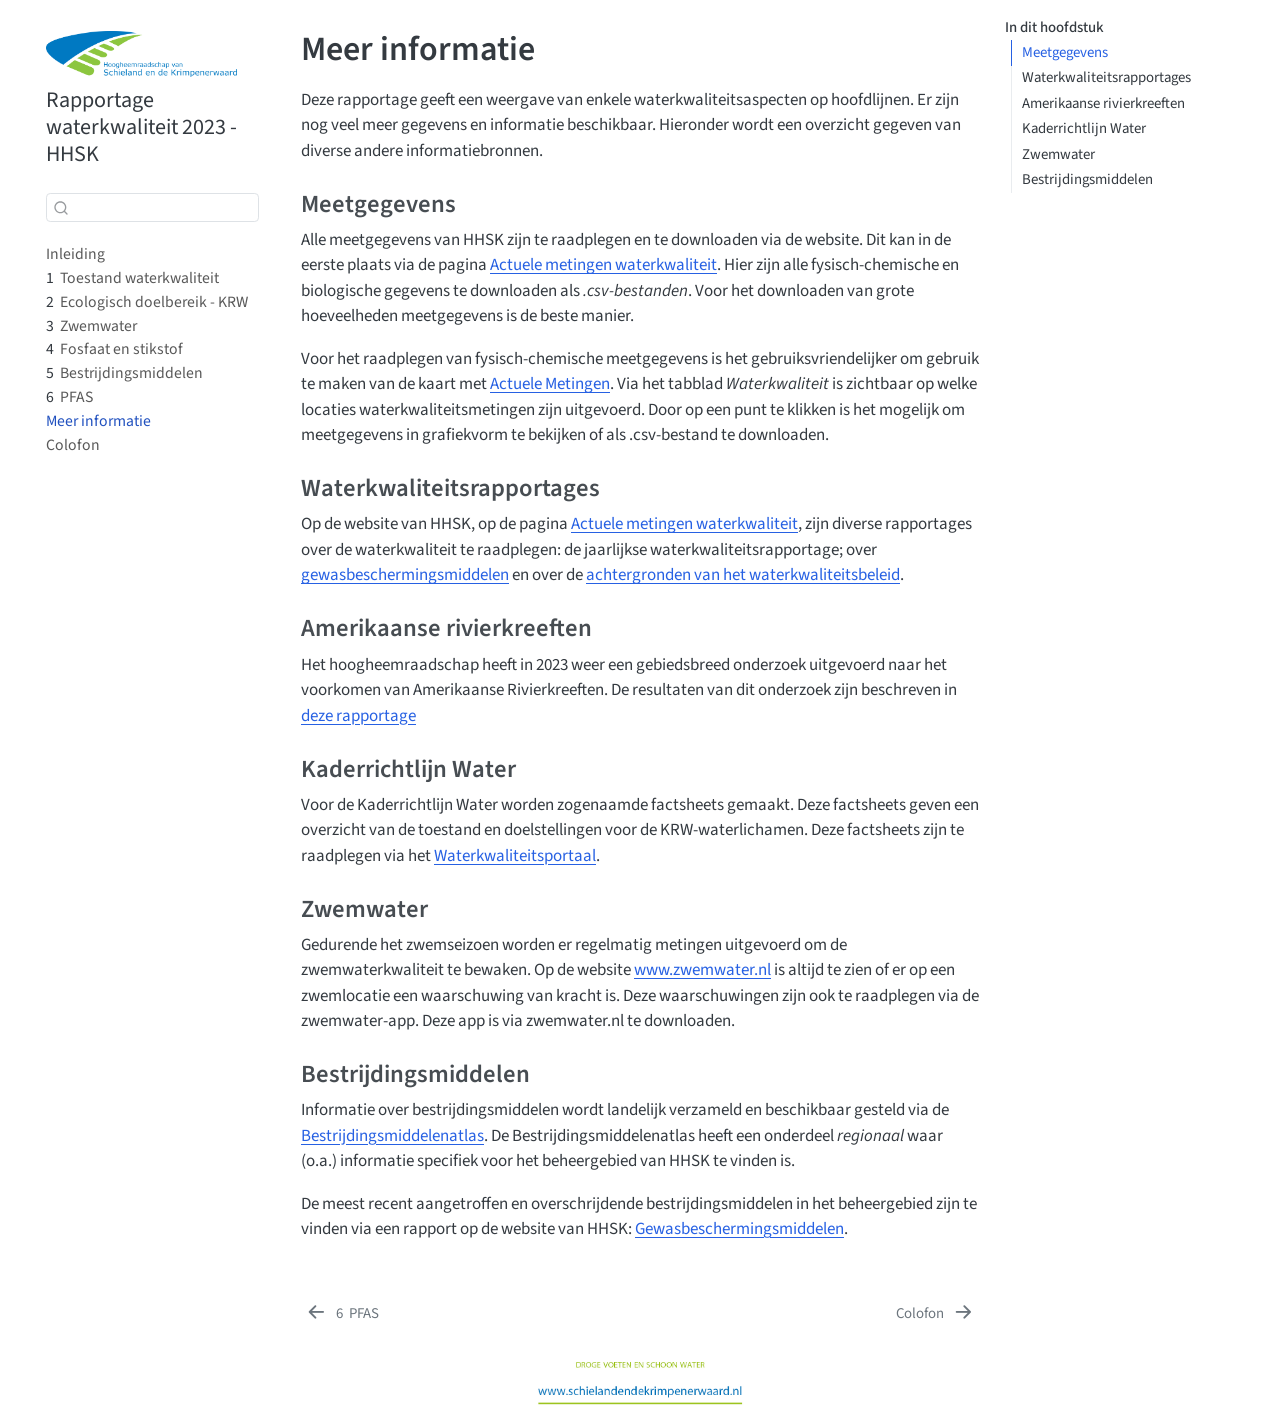
<file: _book/09-meer_info.html>
<!DOCTYPE html>
<html xmlns="http://www.w3.org/1999/xhtml" lang="nl" xml:lang="nl"><head>

<meta charset="utf-8">
<meta name="generator" content="quarto-1.4.542">

<meta name="viewport" content="width=device-width, initial-scale=1.0, user-scalable=yes">


<title>Rapportage waterkwaliteit 2023 - HHSK - Meer informatie</title>
<style>
code{white-space: pre-wrap;}
span.smallcaps{font-variant: small-caps;}
div.columns{display: flex; gap: min(4vw, 1.5em);}
div.column{flex: auto; overflow-x: auto;}
div.hanging-indent{margin-left: 1.5em; text-indent: -1.5em;}
ul.task-list{list-style: none;}
ul.task-list li input[type="checkbox"] {
  width: 0.8em;
  margin: 0 0.8em 0.2em -1em; /* quarto-specific, see https://github.com/quarto-dev/quarto-cli/issues/4556 */ 
  vertical-align: middle;
}
</style>


<script src="site_libs/quarto-nav/quarto-nav.js"></script>
<script src="site_libs/quarto-nav/headroom.min.js"></script>
<script src="site_libs/clipboard/clipboard.min.js"></script>
<script src="site_libs/quarto-search/autocomplete.umd.js"></script>
<script src="site_libs/quarto-search/fuse.min.js"></script>
<script src="site_libs/quarto-search/quarto-search.js"></script>
<meta name="quarto:offset" content="./">
<link href="./98-colofon.html" rel="next">
<link href="./07-PFAS.html" rel="prev">
<script src="site_libs/quarto-html/quarto.js"></script>
<script src="site_libs/quarto-html/popper.min.js"></script>
<script src="site_libs/quarto-html/tippy.umd.min.js"></script>
<script src="site_libs/quarto-html/anchor.min.js"></script>
<link href="site_libs/quarto-html/tippy.css" rel="stylesheet">
<link href="site_libs/quarto-html/quarto-syntax-highlighting.css" rel="stylesheet" id="quarto-text-highlighting-styles">
<script src="site_libs/bootstrap/bootstrap.min.js"></script>
<link href="site_libs/bootstrap/bootstrap-icons.css" rel="stylesheet">
<link href="site_libs/bootstrap/bootstrap.min.css" rel="stylesheet" id="quarto-bootstrap" data-mode="light">
<script id="quarto-search-options" type="application/json">{
  "location": "sidebar",
  "copy-button": false,
  "collapse-after": 3,
  "panel-placement": "start",
  "type": "textbox",
  "limit": 50,
  "keyboard-shortcut": [
    "f",
    "/",
    "s"
  ],
  "show-item-context": false,
  "language": {
    "search-no-results-text": "Geen resultaten",
    "search-matching-documents-text": "Gevonden documenten",
    "search-copy-link-title": "Kopieer link om te zoeken",
    "search-hide-matches-text": "Extra overeenkomsten verbergen",
    "search-more-match-text": "meer overeenkomst in dit document",
    "search-more-matches-text": "meer overeenkomsten in dit document",
    "search-clear-button-title": "Wissen",
    "search-text-placeholder": "",
    "search-detached-cancel-button-title": "Annuleren",
    "search-submit-button-title": "Verzenden",
    "search-label": "Zoeken"
  }
}</script>


<link rel="stylesheet" href="styles_wklrap.css">
<meta property="og:title" content="Rapportage waterkwaliteit 2023 - HHSK - Meer informatie">
<meta property="og:description" content="">
<meta property="og:site_name" content="Rapportage waterkwaliteit 2023 - HHSK">
<meta name="twitter:title" content="Rapportage waterkwaliteit 2023 - HHSK - Meer informatie">
<meta name="twitter:description" content="">
<meta name="twitter:card" content="summary">
</head>

<body class="nav-sidebar floating">

<div id="quarto-search-results"></div>
  <header id="quarto-header" class="headroom fixed-top">
  <nav class="quarto-secondary-nav">
    <div class="container-fluid d-flex">
      <button type="button" class="quarto-btn-toggle btn" data-bs-toggle="collapse" data-bs-target=".quarto-sidebar-collapse-item" aria-controls="quarto-sidebar" aria-expanded="false" aria-label="Schakel zijbalknavigatie" onclick="if (window.quartoToggleHeadroom) { window.quartoToggleHeadroom(); }">
        <i class="bi bi-layout-text-sidebar-reverse"></i>
      </button>
        <nav class="quarto-page-breadcrumbs" aria-label="breadcrumb"><ol class="breadcrumb"><li class="breadcrumb-item"><a href="./09-meer_info.html">Meer informatie</a></li></ol></nav>
        <a class="flex-grow-1" role="button" data-bs-toggle="collapse" data-bs-target=".quarto-sidebar-collapse-item" aria-controls="quarto-sidebar" aria-expanded="false" aria-label="Schakel zijbalknavigatie" onclick="if (window.quartoToggleHeadroom) { window.quartoToggleHeadroom(); }">      
        </a>
      <button type="button" class="btn quarto-search-button" aria-label="" onclick="window.quartoOpenSearch();">
        <i class="bi bi-search"></i>
      </button>
    </div>
  </nav>
</header>
<!-- content -->
<div id="quarto-content" class="quarto-container page-columns page-rows-contents page-layout-article">
<!-- sidebar -->
  <nav id="quarto-sidebar" class="sidebar collapse collapse-horizontal quarto-sidebar-collapse-item sidebar-navigation floating overflow-auto">
    <div class="pt-lg-2 mt-2 text-left sidebar-header sidebar-header-stacked">
      <a href="./index.html" class="sidebar-logo-link">
      <img src="./images/logo_hhsk.png" alt="" class="sidebar-logo py-0 d-lg-inline d-none">
      </a>
    <div class="sidebar-title mb-0 py-0">
      <a href="./">Rapportage waterkwaliteit 2023 - HHSK</a> 
    </div>
      </div>
        <div class="mt-2 flex-shrink-0 align-items-center">
        <div class="sidebar-search">
        <div id="quarto-search" class="" title="Zoeken"></div>
        </div>
        </div>
    <div class="sidebar-menu-container"> 
    <ul class="list-unstyled mt-1">
        <li class="sidebar-item">
  <div class="sidebar-item-container"> 
  <a href="./index.html" class="sidebar-item-text sidebar-link">
 <span class="menu-text">Inleiding</span></a>
  </div>
</li>
        <li class="sidebar-item">
  <div class="sidebar-item-container"> 
  <a href="./01-zichtbare-toestand.html" class="sidebar-item-text sidebar-link">
 <span class="menu-text"><span class="chapter-number">1</span>&nbsp; <span class="chapter-title">Toestand waterkwaliteit</span></span></a>
  </div>
</li>
        <li class="sidebar-item">
  <div class="sidebar-item-container"> 
  <a href="./02-krw.html" class="sidebar-item-text sidebar-link">
 <span class="menu-text"><span class="chapter-number">2</span>&nbsp; <span class="chapter-title">Ecologisch doelbereik - KRW</span></span></a>
  </div>
</li>
        <li class="sidebar-item">
  <div class="sidebar-item-container"> 
  <a href="./04-zwemwater.html" class="sidebar-item-text sidebar-link">
 <span class="menu-text"><span class="chapter-number">3</span>&nbsp; <span class="chapter-title">Zwemwater</span></span></a>
  </div>
</li>
        <li class="sidebar-item">
  <div class="sidebar-item-container"> 
  <a href="./05-nutrienten.html" class="sidebar-item-text sidebar-link">
 <span class="menu-text"><span class="chapter-number">4</span>&nbsp; <span class="chapter-title">Fosfaat en stikstof</span></span></a>
  </div>
</li>
        <li class="sidebar-item">
  <div class="sidebar-item-container"> 
  <a href="./06-bestrijdingsmiddelen.html" class="sidebar-item-text sidebar-link">
 <span class="menu-text"><span class="chapter-number">5</span>&nbsp; <span class="chapter-title">Bestrijdingsmiddelen</span></span></a>
  </div>
</li>
        <li class="sidebar-item">
  <div class="sidebar-item-container"> 
  <a href="./07-PFAS.html" class="sidebar-item-text sidebar-link">
 <span class="menu-text"><span class="chapter-number">6</span>&nbsp; <span class="chapter-title">PFAS</span></span></a>
  </div>
</li>
        <li class="sidebar-item">
  <div class="sidebar-item-container"> 
  <a href="./09-meer_info.html" class="sidebar-item-text sidebar-link active">
 <span class="menu-text">Meer informatie</span></a>
  </div>
</li>
        <li class="sidebar-item">
  <div class="sidebar-item-container"> 
  <a href="./98-colofon.html" class="sidebar-item-text sidebar-link">
 <span class="menu-text">Colofon</span></a>
  </div>
</li>
    </ul>
    </div>
</nav>
<div id="quarto-sidebar-glass" class="quarto-sidebar-collapse-item" data-bs-toggle="collapse" data-bs-target=".quarto-sidebar-collapse-item"></div>
<!-- margin-sidebar -->
    <div id="quarto-margin-sidebar" class="sidebar margin-sidebar">
        <nav id="TOC" role="doc-toc" class="toc-active">
    <h2 id="toc-title">In dit hoofdstuk</h2>
   
  <ul>
  <li><a href="#meetgegevens" id="toc-meetgegevens" class="nav-link active" data-scroll-target="#meetgegevens">Meetgegevens</a></li>
  <li><a href="#waterkwaliteitsrapportages" id="toc-waterkwaliteitsrapportages" class="nav-link" data-scroll-target="#waterkwaliteitsrapportages">Waterkwaliteitsrapportages</a></li>
  <li><a href="#amerikaanse-rivierkreeften" id="toc-amerikaanse-rivierkreeften" class="nav-link" data-scroll-target="#amerikaanse-rivierkreeften">Amerikaanse rivierkreeften</a></li>
  <li><a href="#kaderrichtlijn-water" id="toc-kaderrichtlijn-water" class="nav-link" data-scroll-target="#kaderrichtlijn-water">Kaderrichtlijn Water</a></li>
  <li><a href="#zwemwater" id="toc-zwemwater" class="nav-link" data-scroll-target="#zwemwater">Zwemwater</a></li>
  <li><a href="#bestrijdingsmiddelen" id="toc-bestrijdingsmiddelen" class="nav-link" data-scroll-target="#bestrijdingsmiddelen">Bestrijdingsmiddelen</a></li>
  </ul>
</nav>
    </div>
<!-- main -->
<main class="content" id="quarto-document-content">

<header id="title-block-header" class="quarto-title-block default">
<div class="quarto-title">
<h1 class="title"><span id="meer_info" class="quarto-section-identifier">Meer informatie</span></h1>
</div>



<div class="quarto-title-meta">

    
  
    
  </div>
  


</header>


<p>Deze rapportage geeft een weergave van enkele waterkwaliteitsaspecten op hoofdlijnen. Er zijn nog veel meer gegevens en informatie beschikbaar. Hieronder wordt een overzicht gegeven van diverse andere informatiebronnen.</p>
<section id="meetgegevens" class="level3 unnumbered">
<h3 class="unnumbered anchored" data-anchor-id="meetgegevens">Meetgegevens</h3>
<p>Alle meetgegevens van HHSK zijn te raadplegen en te downloaden via de website. Dit kan in de eerste plaats via de pagina <a href="https://www.schielandendekrimpenerwaard.nl/actueel/actuele-metingen-waterstanden-en-waterkwaliteit/" target="_blank">Actuele metingen waterkwaliteit</a>. Hier zijn alle fysisch-chemische en biologische gegevens te downloaden als <em>.csv-bestanden</em>. Voor het downloaden van grote hoeveelheden meetgegevens is de beste manier.</p>
<p>Voor het raadplegen van fysisch-chemische meetgegevens is het gebruiksvriendelijker om gebruik te maken van de kaart met <a href="https://www.schielandendekrimpenerwaard.nl/kaart/ActueleMetingen/" target="_blank">Actuele Metingen</a>. Via het tabblad <em>Waterkwaliteit</em> is zichtbaar op welke locaties waterkwaliteitsmetingen zijn uitgevoerd. Door op een punt te klikken is het mogelijk om meetgegevens in grafiekvorm te bekijken of als .csv-bestand te downloaden.</p>
</section>
<section id="waterkwaliteitsrapportages" class="level3 unnumbered">
<h3 class="unnumbered anchored" data-anchor-id="waterkwaliteitsrapportages">Waterkwaliteitsrapportages</h3>
<p>Op de website van HHSK, op de pagina <a href="https://www.schielandendekrimpenerwaard.nl/actueel/actuele-metingen-waterstanden-en-waterkwaliteit/" target="_blank">Actuele metingen waterkwaliteit</a>, zijn diverse rapportages over de waterkwaliteit te raadplegen: de jaarlijkse waterkwaliteitsrapportage; over <a href="https://www.schielandendekrimpenerwaard.nl/kaart/waterkwaliteit/waterkwaliteitsrapportages/GBM_rapportage/" target="_blank">gewasbeschermingsmiddelen</a> en over de <a href="https://www.schielandendekrimpenerwaard.nl/kaart/waterkwaliteit/waterkwaliteitsrapportages/Achtergrondinformatie%20waterkwaliteitsbeleid%20HHSK.pdf" target="_blank">achtergronden van het waterkwaliteitsbeleid</a>.</p>
</section>
<section id="amerikaanse-rivierkreeften" class="level3 unnumbered">
<h3 class="unnumbered anchored" data-anchor-id="amerikaanse-rivierkreeften">Amerikaanse rivierkreeften</h3>
<p>Het hoogheemraadschap heeft in 2023 weer een gebiedsbreed onderzoek uitgevoerd naar het voorkomen van Amerikaanse Rivierkreeften. De resultaten van dit onderzoek zijn beschreven in <a href="https://www.schielandendekrimpenerwaard.nl/kaart/waterkwaliteit/waterkwaliteitsrapportages/kreeften_2023/" target="_blank">deze rapportage</a></p>
</section>
<section id="kaderrichtlijn-water" class="level3 unnumbered">
<h3 class="unnumbered anchored" data-anchor-id="kaderrichtlijn-water">Kaderrichtlijn Water</h3>
<p>Voor de Kaderrichtlijn Water worden zogenaamde factsheets gemaakt. Deze factsheets geven een overzicht van de toestand en doelstellingen voor de KRW-waterlichamen. Deze factsheets zijn te raadplegen via het <a href="https://www.waterkwaliteitsportaal.nl/" target="_blank">Waterkwaliteitsportaal</a>.</p>
</section>
<section id="zwemwater" class="level3 unnumbered">
<h3 class="unnumbered anchored" data-anchor-id="zwemwater">Zwemwater</h3>
<p>Gedurende het zwemseizoen worden er regelmatig metingen uitgevoerd om de zwemwaterkwaliteit te bewaken. Op de website <a href="https://www.zwemwater.nl/" target="_blank">www.zwemwater.nl</a> is altijd te zien of er op een zwemlocatie een waarschuwing van kracht is. Deze waarschuwingen zijn ook te raadplegen via de zwemwater-app. Deze app is via zwemwater.nl te downloaden.</p>
</section>
<section id="bestrijdingsmiddelen" class="level3 unnumbered">
<h3 class="unnumbered anchored" data-anchor-id="bestrijdingsmiddelen">Bestrijdingsmiddelen</h3>
<p>Informatie over bestrijdingsmiddelen wordt landelijk verzameld en beschikbaar gesteld via de <a href="http://www.bestrijdingsmiddelenatlas.nl/" target="_blank">Bestrijdingsmiddelenatlas</a>. De Bestrijdingsmiddelenatlas heeft een onderdeel <em>regionaal</em> waar (o.a.) informatie specifiek voor het beheergebied van HHSK te vinden is.</p>
<p>De meest recent aangetroffen en overschrijdende bestrijdingsmiddelen in het beheergebied zijn te vinden via een rapport op de website van HHSK: <a href="https://www.schielandendekrimpenerwaard.nl/kaart/waterkwaliteit/waterkwaliteitsrapportages/GBM_rapportage/" target="_blank">Gewasbeschermingsmiddelen</a>.</p>


</section>

</main> <!-- /main -->
<script id="quarto-html-after-body" type="application/javascript">
window.document.addEventListener("DOMContentLoaded", function (event) {
  const toggleBodyColorMode = (bsSheetEl) => {
    const mode = bsSheetEl.getAttribute("data-mode");
    const bodyEl = window.document.querySelector("body");
    if (mode === "dark") {
      bodyEl.classList.add("quarto-dark");
      bodyEl.classList.remove("quarto-light");
    } else {
      bodyEl.classList.add("quarto-light");
      bodyEl.classList.remove("quarto-dark");
    }
  }
  const toggleBodyColorPrimary = () => {
    const bsSheetEl = window.document.querySelector("link#quarto-bootstrap");
    if (bsSheetEl) {
      toggleBodyColorMode(bsSheetEl);
    }
  }
  toggleBodyColorPrimary();  
  const icon = "";
  const anchorJS = new window.AnchorJS();
  anchorJS.options = {
    placement: 'right',
    icon: icon
  };
  anchorJS.add('.anchored');
  const isCodeAnnotation = (el) => {
    for (const clz of el.classList) {
      if (clz.startsWith('code-annotation-')) {                     
        return true;
      }
    }
    return false;
  }
  const clipboard = new window.ClipboardJS('.code-copy-button', {
    text: function(trigger) {
      const codeEl = trigger.previousElementSibling.cloneNode(true);
      for (const childEl of codeEl.children) {
        if (isCodeAnnotation(childEl)) {
          childEl.remove();
        }
      }
      return codeEl.innerText;
    }
  });
  clipboard.on('success', function(e) {
    // button target
    const button = e.trigger;
    // don't keep focus
    button.blur();
    // flash "checked"
    button.classList.add('code-copy-button-checked');
    var currentTitle = button.getAttribute("title");
    button.setAttribute("title", "Gekopieerd!");
    let tooltip;
    if (window.bootstrap) {
      button.setAttribute("data-bs-toggle", "tooltip");
      button.setAttribute("data-bs-placement", "left");
      button.setAttribute("data-bs-title", "Gekopieerd!");
      tooltip = new bootstrap.Tooltip(button, 
        { trigger: "manual", 
          customClass: "code-copy-button-tooltip",
          offset: [0, -8]});
      tooltip.show();    
    }
    setTimeout(function() {
      if (tooltip) {
        tooltip.hide();
        button.removeAttribute("data-bs-title");
        button.removeAttribute("data-bs-toggle");
        button.removeAttribute("data-bs-placement");
      }
      button.setAttribute("title", currentTitle);
      button.classList.remove('code-copy-button-checked');
    }, 1000);
    // clear code selection
    e.clearSelection();
  });
  function tippyHover(el, contentFn, onTriggerFn, onUntriggerFn) {
    const config = {
      allowHTML: true,
      maxWidth: 500,
      delay: 100,
      arrow: false,
      appendTo: function(el) {
          return el.parentElement;
      },
      interactive: true,
      interactiveBorder: 10,
      theme: 'quarto',
      placement: 'bottom-start',
    };
    if (contentFn) {
      config.content = contentFn;
    }
    if (onTriggerFn) {
      config.onTrigger = onTriggerFn;
    }
    if (onUntriggerFn) {
      config.onUntrigger = onUntriggerFn;
    }
    window.tippy(el, config); 
  }
  const noterefs = window.document.querySelectorAll('a[role="doc-noteref"]');
  for (var i=0; i<noterefs.length; i++) {
    const ref = noterefs[i];
    tippyHover(ref, function() {
      // use id or data attribute instead here
      let href = ref.getAttribute('data-footnote-href') || ref.getAttribute('href');
      try { href = new URL(href).hash; } catch {}
      const id = href.replace(/^#\/?/, "");
      const note = window.document.getElementById(id);
      return note.innerHTML;
    });
  }
  const xrefs = window.document.querySelectorAll('a.quarto-xref');
  const processXRef = (id, note) => {
    // Strip column container classes
    const stripColumnClz = (el) => {
      el.classList.remove("page-full", "page-columns");
      if (el.children) {
        for (const child of el.children) {
          stripColumnClz(child);
        }
      }
    }
    stripColumnClz(note)
    if (id === null || id.startsWith('sec-')) {
      // Special case sections, only their first couple elements
      const container = document.createElement("div");
      if (note.children && note.children.length > 2) {
        container.appendChild(note.children[0].cloneNode(true));
        for (let i = 1; i < note.children.length; i++) {
          const child = note.children[i];
          if (child.tagName === "P" && child.innerText === "") {
            continue;
          } else {
            container.appendChild(child.cloneNode(true));
            break;
          }
        }
        if (window.Quarto?.typesetMath) {
          window.Quarto.typesetMath(container);
        }
        return container.innerHTML
      } else {
        if (window.Quarto?.typesetMath) {
          window.Quarto.typesetMath(note);
        }
        return note.innerHTML;
      }
    } else {
      // Remove any anchor links if they are present
      const anchorLink = note.querySelector('a.anchorjs-link');
      if (anchorLink) {
        anchorLink.remove();
      }
      if (window.Quarto?.typesetMath) {
        window.Quarto.typesetMath(note);
      }
      return note.innerHTML;
    }
  }
  for (var i=0; i<xrefs.length; i++) {
    const xref = xrefs[i];
    tippyHover(xref, undefined, function(instance) {
      instance.disable();
      let url = xref.getAttribute('href');
      let hash = undefined; 
      if (url.startsWith('#')) {
        hash = url;
      } else {
        try { hash = new URL(url).hash; } catch {}
      }
      if (hash) {
        const id = hash.replace(/^#\/?/, "");
        const note = window.document.getElementById(id);
        if (note !== null) {
          try {
            const html = processXRef(id, note.cloneNode(true));
            instance.setContent(html);
          } finally {
            instance.enable();
            instance.show();
          }
        } else {
          // See if we can fetch this
          fetch(url.split('#')[0])
          .then(res => res.text())
          .then(html => {
            const parser = new DOMParser();
            const htmlDoc = parser.parseFromString(html, "text/html");
            const note = htmlDoc.getElementById(id);
            if (note !== null) {
              const html = processXRef(id, note);
              instance.setContent(html);
            } 
          }).finally(() => {
            instance.enable();
            instance.show();
          });
        }
      } else {
        // See if we can fetch a full url (with no hash to target)
        // This is a special case and we should probably do some content thinning / targeting
        fetch(url)
        .then(res => res.text())
        .then(html => {
          const parser = new DOMParser();
          const htmlDoc = parser.parseFromString(html, "text/html");
          const note = htmlDoc.querySelector('main.content');
          if (note !== null) {
            // This should only happen for chapter cross references
            // (since there is no id in the URL)
            // remove the first header
            if (note.children.length > 0 && note.children[0].tagName === "HEADER") {
              note.children[0].remove();
            }
            const html = processXRef(null, note);
            instance.setContent(html);
          } 
        }).finally(() => {
          instance.enable();
          instance.show();
        });
      }
    }, function(instance) {
    });
  }
      let selectedAnnoteEl;
      const selectorForAnnotation = ( cell, annotation) => {
        let cellAttr = 'data-code-cell="' + cell + '"';
        let lineAttr = 'data-code-annotation="' +  annotation + '"';
        const selector = 'span[' + cellAttr + '][' + lineAttr + ']';
        return selector;
      }
      const selectCodeLines = (annoteEl) => {
        const doc = window.document;
        const targetCell = annoteEl.getAttribute("data-target-cell");
        const targetAnnotation = annoteEl.getAttribute("data-target-annotation");
        const annoteSpan = window.document.querySelector(selectorForAnnotation(targetCell, targetAnnotation));
        const lines = annoteSpan.getAttribute("data-code-lines").split(",");
        const lineIds = lines.map((line) => {
          return targetCell + "-" + line;
        })
        let top = null;
        let height = null;
        let parent = null;
        if (lineIds.length > 0) {
            //compute the position of the single el (top and bottom and make a div)
            const el = window.document.getElementById(lineIds[0]);
            top = el.offsetTop;
            height = el.offsetHeight;
            parent = el.parentElement.parentElement;
          if (lineIds.length > 1) {
            const lastEl = window.document.getElementById(lineIds[lineIds.length - 1]);
            const bottom = lastEl.offsetTop + lastEl.offsetHeight;
            height = bottom - top;
          }
          if (top !== null && height !== null && parent !== null) {
            // cook up a div (if necessary) and position it 
            let div = window.document.getElementById("code-annotation-line-highlight");
            if (div === null) {
              div = window.document.createElement("div");
              div.setAttribute("id", "code-annotation-line-highlight");
              div.style.position = 'absolute';
              parent.appendChild(div);
            }
            div.style.top = top - 2 + "px";
            div.style.height = height + 4 + "px";
            div.style.left = 0;
            let gutterDiv = window.document.getElementById("code-annotation-line-highlight-gutter");
            if (gutterDiv === null) {
              gutterDiv = window.document.createElement("div");
              gutterDiv.setAttribute("id", "code-annotation-line-highlight-gutter");
              gutterDiv.style.position = 'absolute';
              const codeCell = window.document.getElementById(targetCell);
              const gutter = codeCell.querySelector('.code-annotation-gutter');
              gutter.appendChild(gutterDiv);
            }
            gutterDiv.style.top = top - 2 + "px";
            gutterDiv.style.height = height + 4 + "px";
          }
          selectedAnnoteEl = annoteEl;
        }
      };
      const unselectCodeLines = () => {
        const elementsIds = ["code-annotation-line-highlight", "code-annotation-line-highlight-gutter"];
        elementsIds.forEach((elId) => {
          const div = window.document.getElementById(elId);
          if (div) {
            div.remove();
          }
        });
        selectedAnnoteEl = undefined;
      };
        // Handle positioning of the toggle
    window.addEventListener(
      "resize",
      throttle(() => {
        elRect = undefined;
        if (selectedAnnoteEl) {
          selectCodeLines(selectedAnnoteEl);
        }
      }, 10)
    );
    function throttle(fn, ms) {
    let throttle = false;
    let timer;
      return (...args) => {
        if(!throttle) { // first call gets through
            fn.apply(this, args);
            throttle = true;
        } else { // all the others get throttled
            if(timer) clearTimeout(timer); // cancel #2
            timer = setTimeout(() => {
              fn.apply(this, args);
              timer = throttle = false;
            }, ms);
        }
      };
    }
      // Attach click handler to the DT
      const annoteDls = window.document.querySelectorAll('dt[data-target-cell]');
      for (const annoteDlNode of annoteDls) {
        annoteDlNode.addEventListener('click', (event) => {
          const clickedEl = event.target;
          if (clickedEl !== selectedAnnoteEl) {
            unselectCodeLines();
            const activeEl = window.document.querySelector('dt[data-target-cell].code-annotation-active');
            if (activeEl) {
              activeEl.classList.remove('code-annotation-active');
            }
            selectCodeLines(clickedEl);
            clickedEl.classList.add('code-annotation-active');
          } else {
            // Unselect the line
            unselectCodeLines();
            clickedEl.classList.remove('code-annotation-active');
          }
        });
      }
  const findCites = (el) => {
    const parentEl = el.parentElement;
    if (parentEl) {
      const cites = parentEl.dataset.cites;
      if (cites) {
        return {
          el,
          cites: cites.split(' ')
        };
      } else {
        return findCites(el.parentElement)
      }
    } else {
      return undefined;
    }
  };
  var bibliorefs = window.document.querySelectorAll('a[role="doc-biblioref"]');
  for (var i=0; i<bibliorefs.length; i++) {
    const ref = bibliorefs[i];
    const citeInfo = findCites(ref);
    if (citeInfo) {
      tippyHover(citeInfo.el, function() {
        var popup = window.document.createElement('div');
        citeInfo.cites.forEach(function(cite) {
          var citeDiv = window.document.createElement('div');
          citeDiv.classList.add('hanging-indent');
          citeDiv.classList.add('csl-entry');
          var biblioDiv = window.document.getElementById('ref-' + cite);
          if (biblioDiv) {
            citeDiv.innerHTML = biblioDiv.innerHTML;
          }
          popup.appendChild(citeDiv);
        });
        return popup.innerHTML;
      });
    }
  }
});
</script>
<nav class="page-navigation">
  <div class="nav-page nav-page-previous">
      <a href="./07-PFAS.html" class="pagination-link  aria-label=" &lt;span="">
        <i class="bi bi-arrow-left-short"></i> <span class="nav-page-text"><span class="chapter-number">6</span>&nbsp; <span class="chapter-title">PFAS</span></span>
      </a>          
  </div>
  <div class="nav-page nav-page-next">
      <a href="./98-colofon.html" class="pagination-link" aria-label="Colofon">
        <span class="nav-page-text">Colofon</span> <i class="bi bi-arrow-right-short"></i>
      </a>
  </div>
</nav>
</div> <!-- /content -->
<footer class="footer">
  <div class="nav-footer">
    <div class="nav-footer-left">
      &nbsp;
    </div>   
    <div class="nav-footer-center">
<p><img src="images/schonevoeten.png" class="img-fluid" style="width:50.0%"></p>
</div>
    <div class="nav-footer-right">
      &nbsp;
    </div>
  </div>
</footer>




</body></html>
</file>
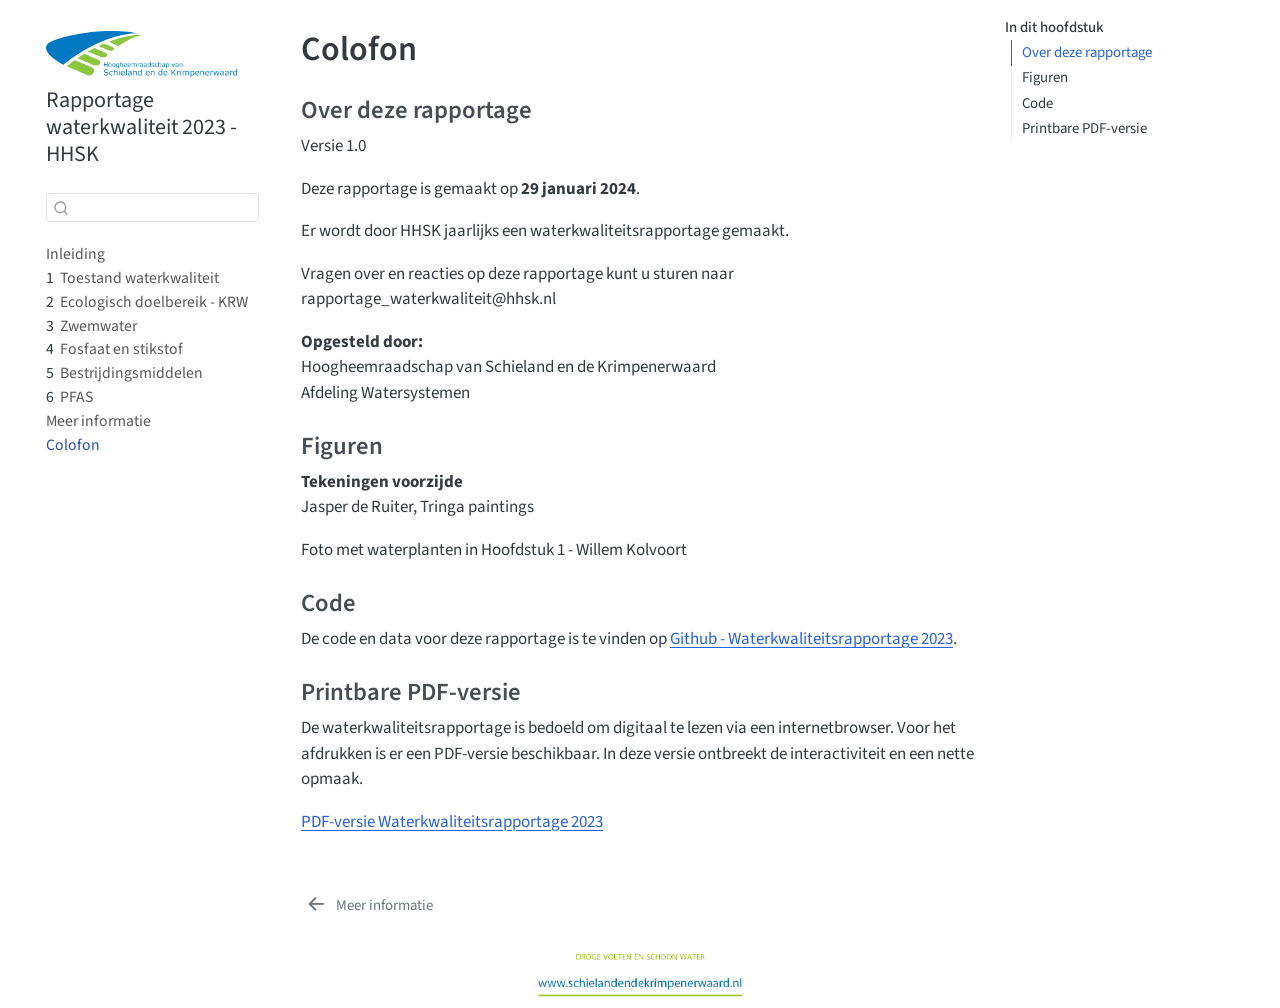
<file: _book/98-colofon.html>
<!DOCTYPE html>
<html xmlns="http://www.w3.org/1999/xhtml" lang="nl" xml:lang="nl"><head>

<meta charset="utf-8">
<meta name="generator" content="quarto-1.4.542">

<meta name="viewport" content="width=device-width, initial-scale=1.0, user-scalable=yes">


<title>Rapportage waterkwaliteit 2023 - HHSK - Colofon</title>
<style>
code{white-space: pre-wrap;}
span.smallcaps{font-variant: small-caps;}
div.columns{display: flex; gap: min(4vw, 1.5em);}
div.column{flex: auto; overflow-x: auto;}
div.hanging-indent{margin-left: 1.5em; text-indent: -1.5em;}
ul.task-list{list-style: none;}
ul.task-list li input[type="checkbox"] {
  width: 0.8em;
  margin: 0 0.8em 0.2em -1em; /* quarto-specific, see https://github.com/quarto-dev/quarto-cli/issues/4556 */ 
  vertical-align: middle;
}
</style>


<script src="site_libs/quarto-nav/quarto-nav.js"></script>
<script src="site_libs/quarto-nav/headroom.min.js"></script>
<script src="site_libs/clipboard/clipboard.min.js"></script>
<script src="site_libs/quarto-search/autocomplete.umd.js"></script>
<script src="site_libs/quarto-search/fuse.min.js"></script>
<script src="site_libs/quarto-search/quarto-search.js"></script>
<meta name="quarto:offset" content="./">
<link href="./09-meer_info.html" rel="prev">
<script src="site_libs/quarto-html/quarto.js"></script>
<script src="site_libs/quarto-html/popper.min.js"></script>
<script src="site_libs/quarto-html/tippy.umd.min.js"></script>
<script src="site_libs/quarto-html/anchor.min.js"></script>
<link href="site_libs/quarto-html/tippy.css" rel="stylesheet">
<link href="site_libs/quarto-html/quarto-syntax-highlighting.css" rel="stylesheet" id="quarto-text-highlighting-styles">
<script src="site_libs/bootstrap/bootstrap.min.js"></script>
<link href="site_libs/bootstrap/bootstrap-icons.css" rel="stylesheet">
<link href="site_libs/bootstrap/bootstrap.min.css" rel="stylesheet" id="quarto-bootstrap" data-mode="light">
<script id="quarto-search-options" type="application/json">{
  "location": "sidebar",
  "copy-button": false,
  "collapse-after": 3,
  "panel-placement": "start",
  "type": "textbox",
  "limit": 50,
  "keyboard-shortcut": [
    "f",
    "/",
    "s"
  ],
  "show-item-context": false,
  "language": {
    "search-no-results-text": "Geen resultaten",
    "search-matching-documents-text": "Gevonden documenten",
    "search-copy-link-title": "Kopieer link om te zoeken",
    "search-hide-matches-text": "Extra overeenkomsten verbergen",
    "search-more-match-text": "meer overeenkomst in dit document",
    "search-more-matches-text": "meer overeenkomsten in dit document",
    "search-clear-button-title": "Wissen",
    "search-text-placeholder": "",
    "search-detached-cancel-button-title": "Annuleren",
    "search-submit-button-title": "Verzenden",
    "search-label": "Zoeken"
  }
}</script>


<link rel="stylesheet" href="styles_wklrap.css">
<meta property="og:title" content="Rapportage waterkwaliteit 2023 - HHSK - Colofon">
<meta property="og:description" content="">
<meta property="og:site_name" content="Rapportage waterkwaliteit 2023 - HHSK">
<meta name="twitter:title" content="Rapportage waterkwaliteit 2023 - HHSK - Colofon">
<meta name="twitter:description" content="">
<meta name="twitter:card" content="summary">
</head>

<body class="nav-sidebar floating">

<div id="quarto-search-results"></div>
  <header id="quarto-header" class="headroom fixed-top">
  <nav class="quarto-secondary-nav">
    <div class="container-fluid d-flex">
      <button type="button" class="quarto-btn-toggle btn" data-bs-toggle="collapse" data-bs-target=".quarto-sidebar-collapse-item" aria-controls="quarto-sidebar" aria-expanded="false" aria-label="Schakel zijbalknavigatie" onclick="if (window.quartoToggleHeadroom) { window.quartoToggleHeadroom(); }">
        <i class="bi bi-layout-text-sidebar-reverse"></i>
      </button>
        <nav class="quarto-page-breadcrumbs" aria-label="breadcrumb"><ol class="breadcrumb"><li class="breadcrumb-item"><a href="./98-colofon.html">Colofon</a></li></ol></nav>
        <a class="flex-grow-1" role="button" data-bs-toggle="collapse" data-bs-target=".quarto-sidebar-collapse-item" aria-controls="quarto-sidebar" aria-expanded="false" aria-label="Schakel zijbalknavigatie" onclick="if (window.quartoToggleHeadroom) { window.quartoToggleHeadroom(); }">      
        </a>
      <button type="button" class="btn quarto-search-button" aria-label="" onclick="window.quartoOpenSearch();">
        <i class="bi bi-search"></i>
      </button>
    </div>
  </nav>
</header>
<!-- content -->
<div id="quarto-content" class="quarto-container page-columns page-rows-contents page-layout-article">
<!-- sidebar -->
  <nav id="quarto-sidebar" class="sidebar collapse collapse-horizontal quarto-sidebar-collapse-item sidebar-navigation floating overflow-auto">
    <div class="pt-lg-2 mt-2 text-left sidebar-header sidebar-header-stacked">
      <a href="./index.html" class="sidebar-logo-link">
      <img src="./images/logo_hhsk.png" alt="" class="sidebar-logo py-0 d-lg-inline d-none">
      </a>
    <div class="sidebar-title mb-0 py-0">
      <a href="./">Rapportage waterkwaliteit 2023 - HHSK</a> 
    </div>
      </div>
        <div class="mt-2 flex-shrink-0 align-items-center">
        <div class="sidebar-search">
        <div id="quarto-search" class="" title="Zoeken"></div>
        </div>
        </div>
    <div class="sidebar-menu-container"> 
    <ul class="list-unstyled mt-1">
        <li class="sidebar-item">
  <div class="sidebar-item-container"> 
  <a href="./index.html" class="sidebar-item-text sidebar-link">
 <span class="menu-text">Inleiding</span></a>
  </div>
</li>
        <li class="sidebar-item">
  <div class="sidebar-item-container"> 
  <a href="./01-zichtbare-toestand.html" class="sidebar-item-text sidebar-link">
 <span class="menu-text"><span class="chapter-number">1</span>&nbsp; <span class="chapter-title">Toestand waterkwaliteit</span></span></a>
  </div>
</li>
        <li class="sidebar-item">
  <div class="sidebar-item-container"> 
  <a href="./02-krw.html" class="sidebar-item-text sidebar-link">
 <span class="menu-text"><span class="chapter-number">2</span>&nbsp; <span class="chapter-title">Ecologisch doelbereik - KRW</span></span></a>
  </div>
</li>
        <li class="sidebar-item">
  <div class="sidebar-item-container"> 
  <a href="./04-zwemwater.html" class="sidebar-item-text sidebar-link">
 <span class="menu-text"><span class="chapter-number">3</span>&nbsp; <span class="chapter-title">Zwemwater</span></span></a>
  </div>
</li>
        <li class="sidebar-item">
  <div class="sidebar-item-container"> 
  <a href="./05-nutrienten.html" class="sidebar-item-text sidebar-link">
 <span class="menu-text"><span class="chapter-number">4</span>&nbsp; <span class="chapter-title">Fosfaat en stikstof</span></span></a>
  </div>
</li>
        <li class="sidebar-item">
  <div class="sidebar-item-container"> 
  <a href="./06-bestrijdingsmiddelen.html" class="sidebar-item-text sidebar-link">
 <span class="menu-text"><span class="chapter-number">5</span>&nbsp; <span class="chapter-title">Bestrijdingsmiddelen</span></span></a>
  </div>
</li>
        <li class="sidebar-item">
  <div class="sidebar-item-container"> 
  <a href="./07-PFAS.html" class="sidebar-item-text sidebar-link">
 <span class="menu-text"><span class="chapter-number">6</span>&nbsp; <span class="chapter-title">PFAS</span></span></a>
  </div>
</li>
        <li class="sidebar-item">
  <div class="sidebar-item-container"> 
  <a href="./09-meer_info.html" class="sidebar-item-text sidebar-link">
 <span class="menu-text">Meer informatie</span></a>
  </div>
</li>
        <li class="sidebar-item">
  <div class="sidebar-item-container"> 
  <a href="./98-colofon.html" class="sidebar-item-text sidebar-link active">
 <span class="menu-text">Colofon</span></a>
  </div>
</li>
    </ul>
    </div>
</nav>
<div id="quarto-sidebar-glass" class="quarto-sidebar-collapse-item" data-bs-toggle="collapse" data-bs-target=".quarto-sidebar-collapse-item"></div>
<!-- margin-sidebar -->
    <div id="quarto-margin-sidebar" class="sidebar margin-sidebar">
        <nav id="TOC" role="doc-toc" class="toc-active">
    <h2 id="toc-title">In dit hoofdstuk</h2>
   
  <ul>
  <li><a href="#over-deze-rapportage" id="toc-over-deze-rapportage" class="nav-link active" data-scroll-target="#over-deze-rapportage">Over deze rapportage</a></li>
  <li><a href="#figuren" id="toc-figuren" class="nav-link" data-scroll-target="#figuren">Figuren</a></li>
  <li><a href="#code" id="toc-code" class="nav-link" data-scroll-target="#code">Code</a></li>
  <li><a href="#printbare-pdf-versie" id="toc-printbare-pdf-versie" class="nav-link" data-scroll-target="#printbare-pdf-versie">Printbare PDF-versie</a></li>
  </ul>
</nav>
    </div>
<!-- main -->
<main class="content" id="quarto-document-content">

<header id="title-block-header" class="quarto-title-block default">
<div class="quarto-title">
<h1 class="title"><span id="sec-colofon" class="quarto-section-identifier">Colofon</span></h1>
</div>



<div class="quarto-title-meta">

    
  
    
  </div>
  


</header>


<section id="over-deze-rapportage" class="level3">
<h3 class="anchored" data-anchor-id="over-deze-rapportage">Over deze rapportage</h3>
<p>Versie 1.0</p>
<p>Deze rapportage is gemaakt op <strong>29 januari 2024</strong>.</p>
<p>Er wordt door HHSK jaarlijks een waterkwaliteitsrapportage gemaakt.</p>
<p>Vragen over en reacties op deze rapportage kunt u sturen naar rapportage_waterkwaliteit@hhsk.nl</p>
<p><strong>Opgesteld door:</strong><br>
Hoogheemraadschap van Schieland en de Krimpenerwaard<br>Afdeling Watersystemen</p>
</section>
<section id="figuren" class="level3">
<h3 class="anchored" data-anchor-id="figuren">Figuren</h3>
<p><strong>Tekeningen voorzijde</strong><br>
Jasper de Ruiter, Tringa paintings</p>
<p>Foto met waterplanten in Hoofdstuk 1 - Willem Kolvoort</p>
</section>
<section id="code" class="level3">
<h3 class="anchored" data-anchor-id="code">Code</h3>
<p>De code en data voor deze rapportage is te vinden op <a href="https://github.com/HHSK-wkl/wklrap_2023">Github - Waterkwaliteitsrapportage 2023</a>.</p>
</section>
<section id="printbare-pdf-versie" class="level3">
<h3 class="anchored" data-anchor-id="printbare-pdf-versie">Printbare PDF-versie</h3>
<p>De waterkwaliteitsrapportage is bedoeld om digitaal te lezen via een internetbrowser. Voor het afdrukken is er een PDF-versie beschikbaar. In deze versie ontbreekt de interactiviteit en een nette opmaak.</p>
<p><a href="https://www.schielandendekrimpenerwaard.nl/kaart/waterkwaliteit/waterkwaliteitsrapportages/wklrap_2023/waterkwaliteitsrapportage_2023_hhsk.pdf">PDF-versie Waterkwaliteitsrapportage 2023</a></p>


</section>

</main> <!-- /main -->
<script id="quarto-html-after-body" type="application/javascript">
window.document.addEventListener("DOMContentLoaded", function (event) {
  const toggleBodyColorMode = (bsSheetEl) => {
    const mode = bsSheetEl.getAttribute("data-mode");
    const bodyEl = window.document.querySelector("body");
    if (mode === "dark") {
      bodyEl.classList.add("quarto-dark");
      bodyEl.classList.remove("quarto-light");
    } else {
      bodyEl.classList.add("quarto-light");
      bodyEl.classList.remove("quarto-dark");
    }
  }
  const toggleBodyColorPrimary = () => {
    const bsSheetEl = window.document.querySelector("link#quarto-bootstrap");
    if (bsSheetEl) {
      toggleBodyColorMode(bsSheetEl);
    }
  }
  toggleBodyColorPrimary();  
  const icon = "";
  const anchorJS = new window.AnchorJS();
  anchorJS.options = {
    placement: 'right',
    icon: icon
  };
  anchorJS.add('.anchored');
  const isCodeAnnotation = (el) => {
    for (const clz of el.classList) {
      if (clz.startsWith('code-annotation-')) {                     
        return true;
      }
    }
    return false;
  }
  const clipboard = new window.ClipboardJS('.code-copy-button', {
    text: function(trigger) {
      const codeEl = trigger.previousElementSibling.cloneNode(true);
      for (const childEl of codeEl.children) {
        if (isCodeAnnotation(childEl)) {
          childEl.remove();
        }
      }
      return codeEl.innerText;
    }
  });
  clipboard.on('success', function(e) {
    // button target
    const button = e.trigger;
    // don't keep focus
    button.blur();
    // flash "checked"
    button.classList.add('code-copy-button-checked');
    var currentTitle = button.getAttribute("title");
    button.setAttribute("title", "Gekopieerd!");
    let tooltip;
    if (window.bootstrap) {
      button.setAttribute("data-bs-toggle", "tooltip");
      button.setAttribute("data-bs-placement", "left");
      button.setAttribute("data-bs-title", "Gekopieerd!");
      tooltip = new bootstrap.Tooltip(button, 
        { trigger: "manual", 
          customClass: "code-copy-button-tooltip",
          offset: [0, -8]});
      tooltip.show();    
    }
    setTimeout(function() {
      if (tooltip) {
        tooltip.hide();
        button.removeAttribute("data-bs-title");
        button.removeAttribute("data-bs-toggle");
        button.removeAttribute("data-bs-placement");
      }
      button.setAttribute("title", currentTitle);
      button.classList.remove('code-copy-button-checked');
    }, 1000);
    // clear code selection
    e.clearSelection();
  });
  function tippyHover(el, contentFn, onTriggerFn, onUntriggerFn) {
    const config = {
      allowHTML: true,
      maxWidth: 500,
      delay: 100,
      arrow: false,
      appendTo: function(el) {
          return el.parentElement;
      },
      interactive: true,
      interactiveBorder: 10,
      theme: 'quarto',
      placement: 'bottom-start',
    };
    if (contentFn) {
      config.content = contentFn;
    }
    if (onTriggerFn) {
      config.onTrigger = onTriggerFn;
    }
    if (onUntriggerFn) {
      config.onUntrigger = onUntriggerFn;
    }
    window.tippy(el, config); 
  }
  const noterefs = window.document.querySelectorAll('a[role="doc-noteref"]');
  for (var i=0; i<noterefs.length; i++) {
    const ref = noterefs[i];
    tippyHover(ref, function() {
      // use id or data attribute instead here
      let href = ref.getAttribute('data-footnote-href') || ref.getAttribute('href');
      try { href = new URL(href).hash; } catch {}
      const id = href.replace(/^#\/?/, "");
      const note = window.document.getElementById(id);
      return note.innerHTML;
    });
  }
  const xrefs = window.document.querySelectorAll('a.quarto-xref');
  const processXRef = (id, note) => {
    // Strip column container classes
    const stripColumnClz = (el) => {
      el.classList.remove("page-full", "page-columns");
      if (el.children) {
        for (const child of el.children) {
          stripColumnClz(child);
        }
      }
    }
    stripColumnClz(note)
    if (id === null || id.startsWith('sec-')) {
      // Special case sections, only their first couple elements
      const container = document.createElement("div");
      if (note.children && note.children.length > 2) {
        container.appendChild(note.children[0].cloneNode(true));
        for (let i = 1; i < note.children.length; i++) {
          const child = note.children[i];
          if (child.tagName === "P" && child.innerText === "") {
            continue;
          } else {
            container.appendChild(child.cloneNode(true));
            break;
          }
        }
        if (window.Quarto?.typesetMath) {
          window.Quarto.typesetMath(container);
        }
        return container.innerHTML
      } else {
        if (window.Quarto?.typesetMath) {
          window.Quarto.typesetMath(note);
        }
        return note.innerHTML;
      }
    } else {
      // Remove any anchor links if they are present
      const anchorLink = note.querySelector('a.anchorjs-link');
      if (anchorLink) {
        anchorLink.remove();
      }
      if (window.Quarto?.typesetMath) {
        window.Quarto.typesetMath(note);
      }
      return note.innerHTML;
    }
  }
  for (var i=0; i<xrefs.length; i++) {
    const xref = xrefs[i];
    tippyHover(xref, undefined, function(instance) {
      instance.disable();
      let url = xref.getAttribute('href');
      let hash = undefined; 
      if (url.startsWith('#')) {
        hash = url;
      } else {
        try { hash = new URL(url).hash; } catch {}
      }
      if (hash) {
        const id = hash.replace(/^#\/?/, "");
        const note = window.document.getElementById(id);
        if (note !== null) {
          try {
            const html = processXRef(id, note.cloneNode(true));
            instance.setContent(html);
          } finally {
            instance.enable();
            instance.show();
          }
        } else {
          // See if we can fetch this
          fetch(url.split('#')[0])
          .then(res => res.text())
          .then(html => {
            const parser = new DOMParser();
            const htmlDoc = parser.parseFromString(html, "text/html");
            const note = htmlDoc.getElementById(id);
            if (note !== null) {
              const html = processXRef(id, note);
              instance.setContent(html);
            } 
          }).finally(() => {
            instance.enable();
            instance.show();
          });
        }
      } else {
        // See if we can fetch a full url (with no hash to target)
        // This is a special case and we should probably do some content thinning / targeting
        fetch(url)
        .then(res => res.text())
        .then(html => {
          const parser = new DOMParser();
          const htmlDoc = parser.parseFromString(html, "text/html");
          const note = htmlDoc.querySelector('main.content');
          if (note !== null) {
            // This should only happen for chapter cross references
            // (since there is no id in the URL)
            // remove the first header
            if (note.children.length > 0 && note.children[0].tagName === "HEADER") {
              note.children[0].remove();
            }
            const html = processXRef(null, note);
            instance.setContent(html);
          } 
        }).finally(() => {
          instance.enable();
          instance.show();
        });
      }
    }, function(instance) {
    });
  }
      let selectedAnnoteEl;
      const selectorForAnnotation = ( cell, annotation) => {
        let cellAttr = 'data-code-cell="' + cell + '"';
        let lineAttr = 'data-code-annotation="' +  annotation + '"';
        const selector = 'span[' + cellAttr + '][' + lineAttr + ']';
        return selector;
      }
      const selectCodeLines = (annoteEl) => {
        const doc = window.document;
        const targetCell = annoteEl.getAttribute("data-target-cell");
        const targetAnnotation = annoteEl.getAttribute("data-target-annotation");
        const annoteSpan = window.document.querySelector(selectorForAnnotation(targetCell, targetAnnotation));
        const lines = annoteSpan.getAttribute("data-code-lines").split(",");
        const lineIds = lines.map((line) => {
          return targetCell + "-" + line;
        })
        let top = null;
        let height = null;
        let parent = null;
        if (lineIds.length > 0) {
            //compute the position of the single el (top and bottom and make a div)
            const el = window.document.getElementById(lineIds[0]);
            top = el.offsetTop;
            height = el.offsetHeight;
            parent = el.parentElement.parentElement;
          if (lineIds.length > 1) {
            const lastEl = window.document.getElementById(lineIds[lineIds.length - 1]);
            const bottom = lastEl.offsetTop + lastEl.offsetHeight;
            height = bottom - top;
          }
          if (top !== null && height !== null && parent !== null) {
            // cook up a div (if necessary) and position it 
            let div = window.document.getElementById("code-annotation-line-highlight");
            if (div === null) {
              div = window.document.createElement("div");
              div.setAttribute("id", "code-annotation-line-highlight");
              div.style.position = 'absolute';
              parent.appendChild(div);
            }
            div.style.top = top - 2 + "px";
            div.style.height = height + 4 + "px";
            div.style.left = 0;
            let gutterDiv = window.document.getElementById("code-annotation-line-highlight-gutter");
            if (gutterDiv === null) {
              gutterDiv = window.document.createElement("div");
              gutterDiv.setAttribute("id", "code-annotation-line-highlight-gutter");
              gutterDiv.style.position = 'absolute';
              const codeCell = window.document.getElementById(targetCell);
              const gutter = codeCell.querySelector('.code-annotation-gutter');
              gutter.appendChild(gutterDiv);
            }
            gutterDiv.style.top = top - 2 + "px";
            gutterDiv.style.height = height + 4 + "px";
          }
          selectedAnnoteEl = annoteEl;
        }
      };
      const unselectCodeLines = () => {
        const elementsIds = ["code-annotation-line-highlight", "code-annotation-line-highlight-gutter"];
        elementsIds.forEach((elId) => {
          const div = window.document.getElementById(elId);
          if (div) {
            div.remove();
          }
        });
        selectedAnnoteEl = undefined;
      };
        // Handle positioning of the toggle
    window.addEventListener(
      "resize",
      throttle(() => {
        elRect = undefined;
        if (selectedAnnoteEl) {
          selectCodeLines(selectedAnnoteEl);
        }
      }, 10)
    );
    function throttle(fn, ms) {
    let throttle = false;
    let timer;
      return (...args) => {
        if(!throttle) { // first call gets through
            fn.apply(this, args);
            throttle = true;
        } else { // all the others get throttled
            if(timer) clearTimeout(timer); // cancel #2
            timer = setTimeout(() => {
              fn.apply(this, args);
              timer = throttle = false;
            }, ms);
        }
      };
    }
      // Attach click handler to the DT
      const annoteDls = window.document.querySelectorAll('dt[data-target-cell]');
      for (const annoteDlNode of annoteDls) {
        annoteDlNode.addEventListener('click', (event) => {
          const clickedEl = event.target;
          if (clickedEl !== selectedAnnoteEl) {
            unselectCodeLines();
            const activeEl = window.document.querySelector('dt[data-target-cell].code-annotation-active');
            if (activeEl) {
              activeEl.classList.remove('code-annotation-active');
            }
            selectCodeLines(clickedEl);
            clickedEl.classList.add('code-annotation-active');
          } else {
            // Unselect the line
            unselectCodeLines();
            clickedEl.classList.remove('code-annotation-active');
          }
        });
      }
  const findCites = (el) => {
    const parentEl = el.parentElement;
    if (parentEl) {
      const cites = parentEl.dataset.cites;
      if (cites) {
        return {
          el,
          cites: cites.split(' ')
        };
      } else {
        return findCites(el.parentElement)
      }
    } else {
      return undefined;
    }
  };
  var bibliorefs = window.document.querySelectorAll('a[role="doc-biblioref"]');
  for (var i=0; i<bibliorefs.length; i++) {
    const ref = bibliorefs[i];
    const citeInfo = findCites(ref);
    if (citeInfo) {
      tippyHover(citeInfo.el, function() {
        var popup = window.document.createElement('div');
        citeInfo.cites.forEach(function(cite) {
          var citeDiv = window.document.createElement('div');
          citeDiv.classList.add('hanging-indent');
          citeDiv.classList.add('csl-entry');
          var biblioDiv = window.document.getElementById('ref-' + cite);
          if (biblioDiv) {
            citeDiv.innerHTML = biblioDiv.innerHTML;
          }
          popup.appendChild(citeDiv);
        });
        return popup.innerHTML;
      });
    }
  }
});
</script>
<nav class="page-navigation">
  <div class="nav-page nav-page-previous">
      <a href="./09-meer_info.html" class="pagination-link  aria-label=" meer="" informatie"="">
        <i class="bi bi-arrow-left-short"></i> <span class="nav-page-text">Meer informatie</span>
      </a>          
  </div>
  <div class="nav-page nav-page-next">
  </div>
</nav>
</div> <!-- /content -->
<footer class="footer">
  <div class="nav-footer">
    <div class="nav-footer-left">
      &nbsp;
    </div>   
    <div class="nav-footer-center">
<p><img src="images/schonevoeten.png" class="img-fluid" style="width:50.0%"></p>
</div>
    <div class="nav-footer-right">
      &nbsp;
    </div>
  </div>
</footer>




</body></html>
</file>
<file: _book/site_libs/quarto-html/tippy.css>
.tippy-box[data-animation=fade][data-state=hidden]{opacity:0}[data-tippy-root]{max-width:calc(100vw - 10px)}.tippy-box{position:relative;background-color:#333;color:#fff;border-radius:4px;font-size:14px;line-height:1.4;white-space:normal;outline:0;transition-property:transform,visibility,opacity}.tippy-box[data-placement^=top]>.tippy-arrow{bottom:0}.tippy-box[data-placement^=top]>.tippy-arrow:before{bottom:-7px;left:0;border-width:8px 8px 0;border-top-color:initial;transform-origin:center top}.tippy-box[data-placement^=bottom]>.tippy-arrow{top:0}.tippy-box[data-placement^=bottom]>.tippy-arrow:before{top:-7px;left:0;border-width:0 8px 8px;border-bottom-color:initial;transform-origin:center bottom}.tippy-box[data-placement^=left]>.tippy-arrow{right:0}.tippy-box[data-placement^=left]>.tippy-arrow:before{border-width:8px 0 8px 8px;border-left-color:initial;right:-7px;transform-origin:center left}.tippy-box[data-placement^=right]>.tippy-arrow{left:0}.tippy-box[data-placement^=right]>.tippy-arrow:before{left:-7px;border-width:8px 8px 8px 0;border-right-color:initial;transform-origin:center right}.tippy-box[data-inertia][data-state=visible]{transition-timing-function:cubic-bezier(.54,1.5,.38,1.11)}.tippy-arrow{width:16px;height:16px;color:#333}.tippy-arrow:before{content:"";position:absolute;border-color:transparent;border-style:solid}.tippy-content{position:relative;padding:5px 9px;z-index:1}
</file>
<file: _book/site_libs/quarto-html/quarto-syntax-highlighting.css>
/* quarto syntax highlight colors */
:root {
  --quarto-hl-ot-color: #003B4F;
  --quarto-hl-at-color: #657422;
  --quarto-hl-ss-color: #20794D;
  --quarto-hl-an-color: #5E5E5E;
  --quarto-hl-fu-color: #4758AB;
  --quarto-hl-st-color: #20794D;
  --quarto-hl-cf-color: #003B4F;
  --quarto-hl-op-color: #5E5E5E;
  --quarto-hl-er-color: #AD0000;
  --quarto-hl-bn-color: #AD0000;
  --quarto-hl-al-color: #AD0000;
  --quarto-hl-va-color: #111111;
  --quarto-hl-bu-color: inherit;
  --quarto-hl-ex-color: inherit;
  --quarto-hl-pp-color: #AD0000;
  --quarto-hl-in-color: #5E5E5E;
  --quarto-hl-vs-color: #20794D;
  --quarto-hl-wa-color: #5E5E5E;
  --quarto-hl-do-color: #5E5E5E;
  --quarto-hl-im-color: #00769E;
  --quarto-hl-ch-color: #20794D;
  --quarto-hl-dt-color: #AD0000;
  --quarto-hl-fl-color: #AD0000;
  --quarto-hl-co-color: #5E5E5E;
  --quarto-hl-cv-color: #5E5E5E;
  --quarto-hl-cn-color: #8f5902;
  --quarto-hl-sc-color: #5E5E5E;
  --quarto-hl-dv-color: #AD0000;
  --quarto-hl-kw-color: #003B4F;
}

/* other quarto variables */
:root {
  --quarto-font-monospace: SFMono-Regular, Menlo, Monaco, Consolas, "Liberation Mono", "Courier New", monospace;
}

pre > code.sourceCode > span {
  color: #003B4F;
}

code span {
  color: #003B4F;
}

code.sourceCode > span {
  color: #003B4F;
}

div.sourceCode,
div.sourceCode pre.sourceCode {
  color: #003B4F;
}

code span.ot {
  color: #003B4F;
  font-style: inherit;
}

code span.at {
  color: #657422;
  font-style: inherit;
}

code span.ss {
  color: #20794D;
  font-style: inherit;
}

code span.an {
  color: #5E5E5E;
  font-style: inherit;
}

code span.fu {
  color: #4758AB;
  font-style: inherit;
}

code span.st {
  color: #20794D;
  font-style: inherit;
}

code span.cf {
  color: #003B4F;
  font-style: inherit;
}

code span.op {
  color: #5E5E5E;
  font-style: inherit;
}

code span.er {
  color: #AD0000;
  font-style: inherit;
}

code span.bn {
  color: #AD0000;
  font-style: inherit;
}

code span.al {
  color: #AD0000;
  font-style: inherit;
}

code span.va {
  color: #111111;
  font-style: inherit;
}

code span.bu {
  font-style: inherit;
}

code span.ex {
  font-style: inherit;
}

code span.pp {
  color: #AD0000;
  font-style: inherit;
}

code span.in {
  color: #5E5E5E;
  font-style: inherit;
}

code span.vs {
  color: #20794D;
  font-style: inherit;
}

code span.wa {
  color: #5E5E5E;
  font-style: italic;
}

code span.do {
  color: #5E5E5E;
  font-style: italic;
}

code span.im {
  color: #00769E;
  font-style: inherit;
}

code span.ch {
  color: #20794D;
  font-style: inherit;
}

code span.dt {
  color: #AD0000;
  font-style: inherit;
}

code span.fl {
  color: #AD0000;
  font-style: inherit;
}

code span.co {
  color: #5E5E5E;
  font-style: inherit;
}

code span.cv {
  color: #5E5E5E;
  font-style: italic;
}

code span.cn {
  color: #8f5902;
  font-style: inherit;
}

code span.sc {
  color: #5E5E5E;
  font-style: inherit;
}

code span.dv {
  color: #AD0000;
  font-style: inherit;
}

code span.kw {
  color: #003B4F;
  font-style: inherit;
}

.prevent-inlining {
  content: "</";
}

/*# sourceMappingURL=debc5d5d77c3f9108843748ff7464032.css.map */
</file>
<file: _book/site_libs/quarto-contrib/fontawesome6-0.1.0/latex-fontsize.css>
.fa-tiny {
  font-size: 0.5em;
}
.fa-scriptsize {
  font-size: 0.7em;
}
.fa-footnotesize {
  font-size: 0.8em;
}
.fa-small {
  font-size: 0.9em;
}
.fa-normalsize {
  font-size: 1em;
}
.fa-large {
  font-size: 1.2em;
}
.fa-Large {
  font-size: 1.5em;
}
.fa-LARGE {
  font-size: 1.75em;
}
.fa-huge {
  font-size: 2em;
}
.fa-Huge {
  font-size: 2.5em;
}
</file>
<file: _book/styles_wklrap.css>
/*!
 * Bootstrap v3.3.7 (http://getbootstrap.com)
 * Copyright 2011-2016 Twitter, Inc.
 * Licensed under MIT (https://github.com/twbs/bootstrap/blob/master/LICENSE)
 *//*! normalize.css v3.0.3 | MIT License | github.com/necolas/normalize.css */

/*
EDITS JT
#0079c2 - HHSKBLAUW
#8dc63f - HHSKGROEN
#616161 - HHSKGRIJS
#C25100 - Oranje


- html font-family Verdana
- h1-h6 hhskblauw

*/

.oranje{
  color:#C25100;
}

.grijs{
  color:#616161;
}

.blauw{
  color:#0079c2;
}

.leaflet-label{
  border-width:1px;
  border-color:#0079c2; /*HHSK blauw*/
}

.leaflet-control-layers{
  color:#0079c2; /*HHSK blauw*/
  font-family:Verdana,"Helvetica Neue",Helvetica,Arial,sans-serif;
}

.samenvatting{
  font-size: 1.1em;
  font-weight: 500;
  line-height: 1.5;
}




.samenvatting .table>:not(caption)>*>*{
   border: hidden;
   padding: .1rem .1rem;
}



#screenshot{
  border: 1px solid #ccc;
}

.footnotes{
  font-size: 0.8em;
}

.quarto-figure .leaflet{
  text-align: left;
}
</file>
